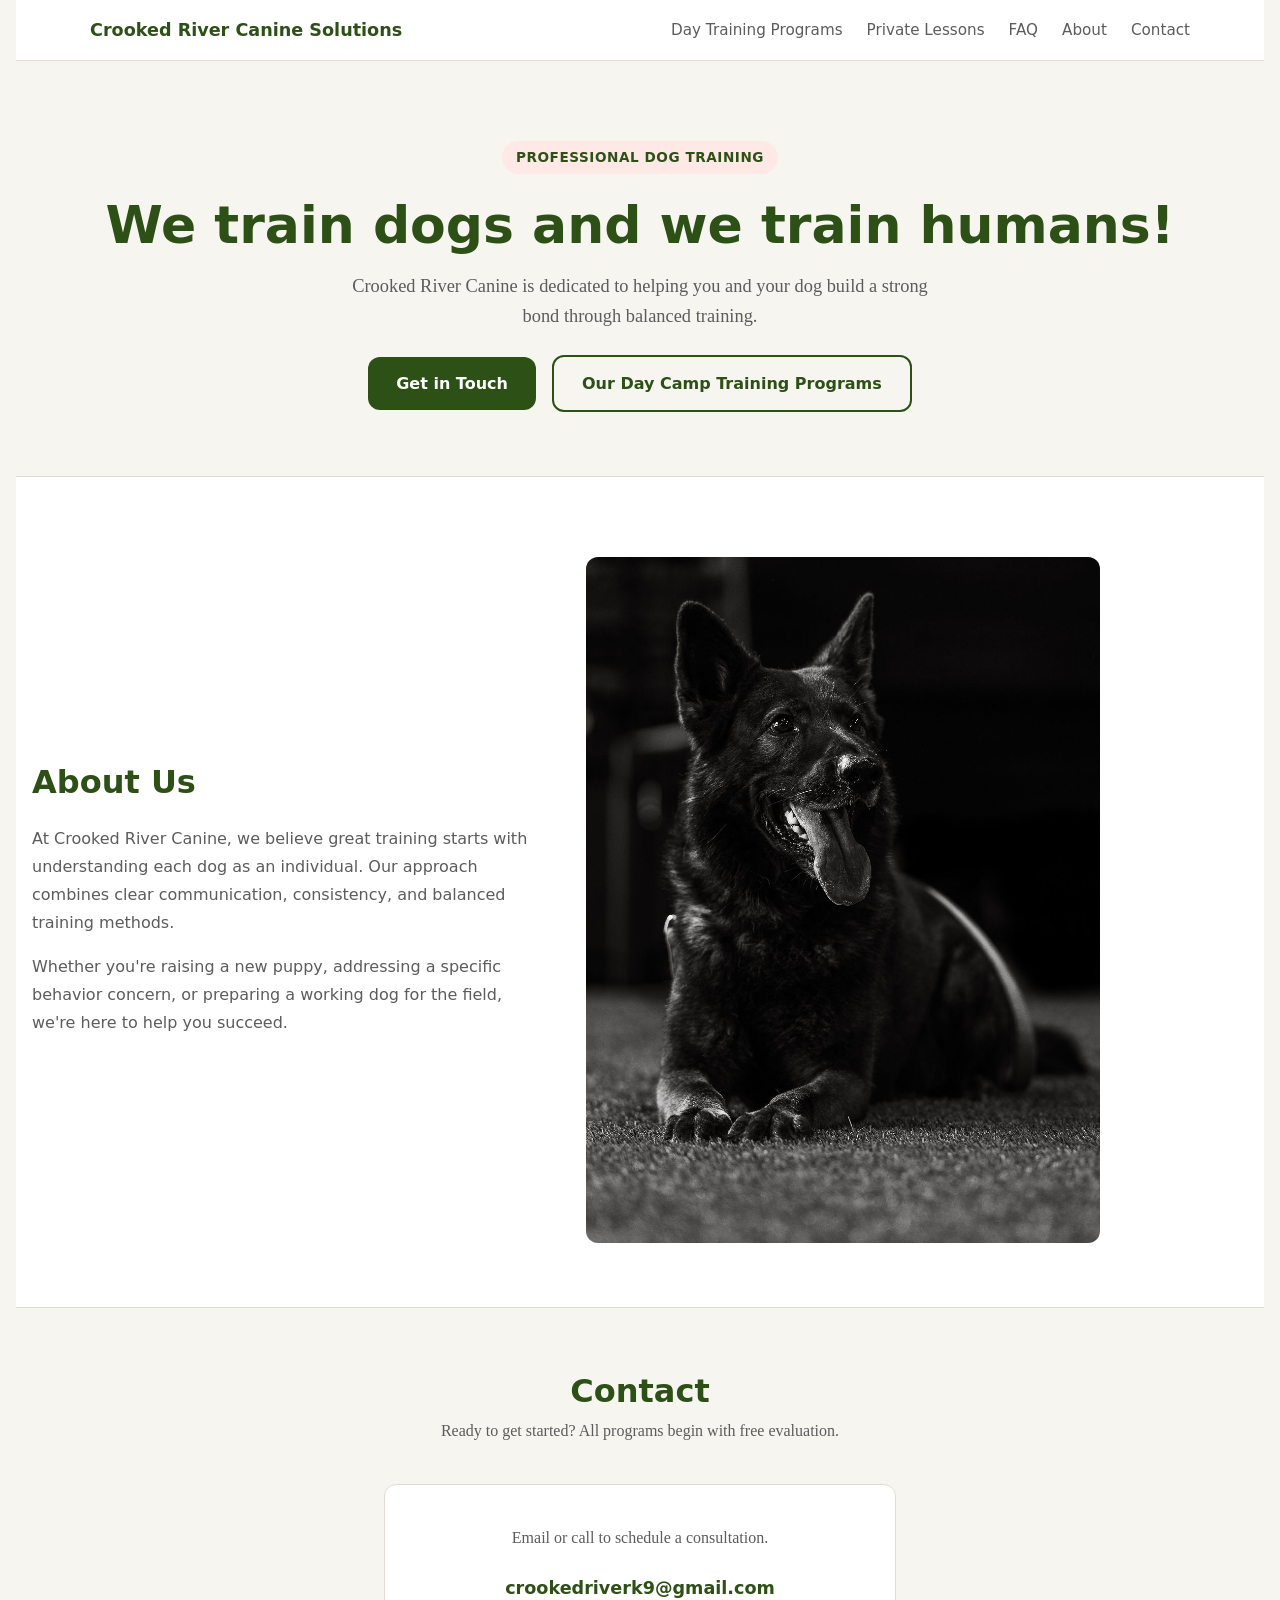
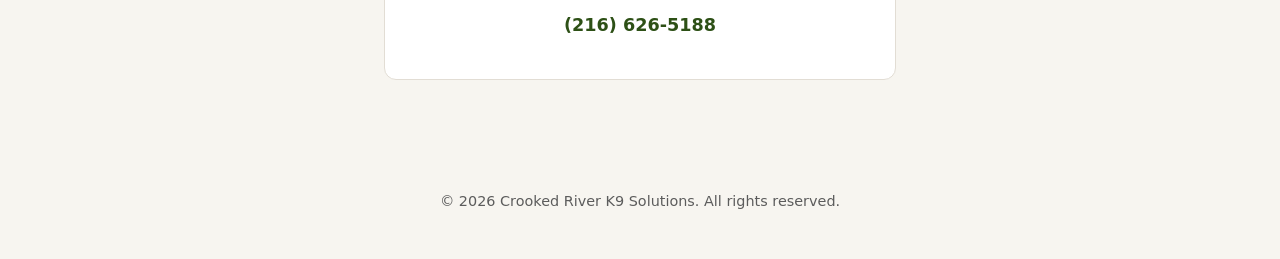
<file: index.html>
<!DOCTYPE html>
<html lang="en">
<head>
  <meta charset="UTF-8">
  <meta name="viewport" content="width=device-width, initial-scale=1.0">
  <meta name="description" content="Crooked River Canine Solutions — professional dog training.">
  <title>Crooked River Canine Solutions</title>
  <link rel="stylesheet" href="styles.css">
  <link rel="icon" type="image/png" href="images/website_images/icon.png">
</head>

<!-- Google tag (gtag.js) -->
<script async src="https://www.googletagmanager.com/gtag/js?id=AW-18515518415"></script>
<script>
  window.dataLayer = window.dataLayer || [];
  function gtag(){dataLayer.push(arguments);}
  gtag('js', new Date());

  gtag('config', 'AW-18515518415');
</script>

<body>

  <header>
    <div class="container header-inner">
      <a class="logo" href="index.html">Crooked River Canine Solutions</a>
      <button class="nav-toggle" aria-expanded="false" aria-controls="main-nav" aria-label="Open navigation">
        <span></span>
        <span></span>
        <span></span>
      </button>
      <nav id="main-nav" aria-label="Main">
        <ul>
          <li><a href="programs.html">Day Training Programs</a></li>
          <li><a href="privates.html">Private Lessons</a></li>
          <li><a href="faq.html">FAQ</a></li>
          <li><a href="about.html">About</a></li>
          <li><a href="contact.html">Contact</a></li>
        </ul>
      </nav>
    </div>
  </header>

  <main>
    <section class="hero">
      <div class="container">
        <span class="hero-badge">Professional Dog Training</span>
        <h1>We train dogs and we train humans! </h1>
        <p>
          Crooked River Canine is dedicated to helping you and your dog build a strong bond through balanced training.
        </p>
        <a class="btn" href="#contact">Get in Touch</a>
        <a class="btn btn-outline" href="programs.html">Our Day Camp Training Programs</a>
      </div>
    </section>

    <section id="about">
      <div class="container about-content">
        <div>
          <div class="section-header about-header">
            <h2>About Us</h2>
          </div>
          <p>
            At Crooked River Canine, we believe great training starts with understanding
            each dog as an individual. Our approach combines clear communication, consistency,
            and balanced training methods.
          </p>
          <p>
            Whether you're raising a new puppy, addressing a specific behavior concern, or
            preparing a working dog for the field, we're here to help you succeed.
          </p>
        </div>
        <aside class="about-photo">
          <img src="images/website_images/hudsoni_black_and_white.jpg" alt="Hudson in black and white">
        </aside>

      </div>
    </section>

    <section id="contact">
      <div class="container">
        <div class="section-header">
          <h2>Contact</h2>
          <p>Ready to get started? All programs begin with free evaluation.</p>
        </div>
        <div class="contact-box">
         <p>Email or call to schedule a consultation.</p>
          <a class="contact-email" href="mailto:crookedriverk9@gmail.com">crookedriverk9@gmail.com</a>
          <a class="contact-phone" href="tel:+12166265188">(216) 626-5188</a>
        </div>
      </div>
    </section>
  </main>

  <footer>
    <div class="container">
      <p>&copy; <span id="year"></span> Crooked River K9 Solutions. All rights reserved.</p>
    </div>
  </footer>

  <script src="scripts.js"></script>
</body>
</html>
</file>
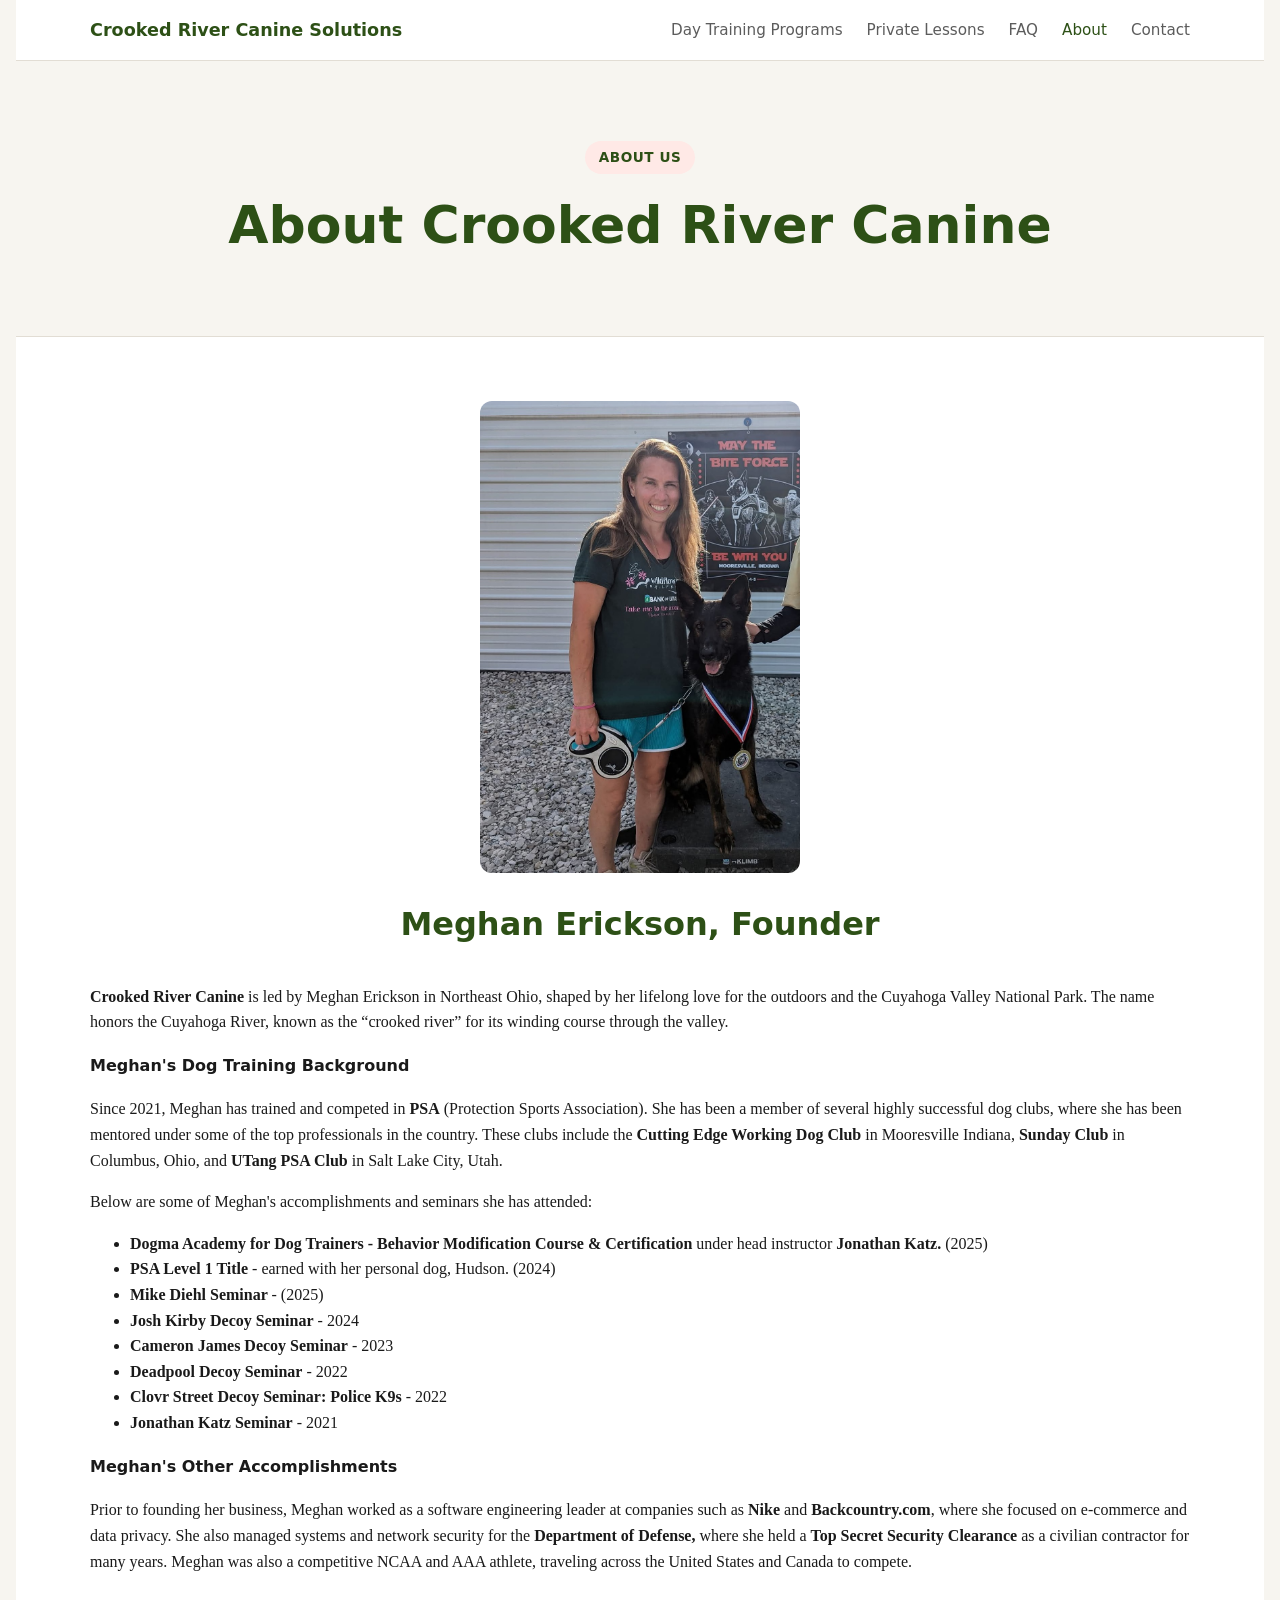
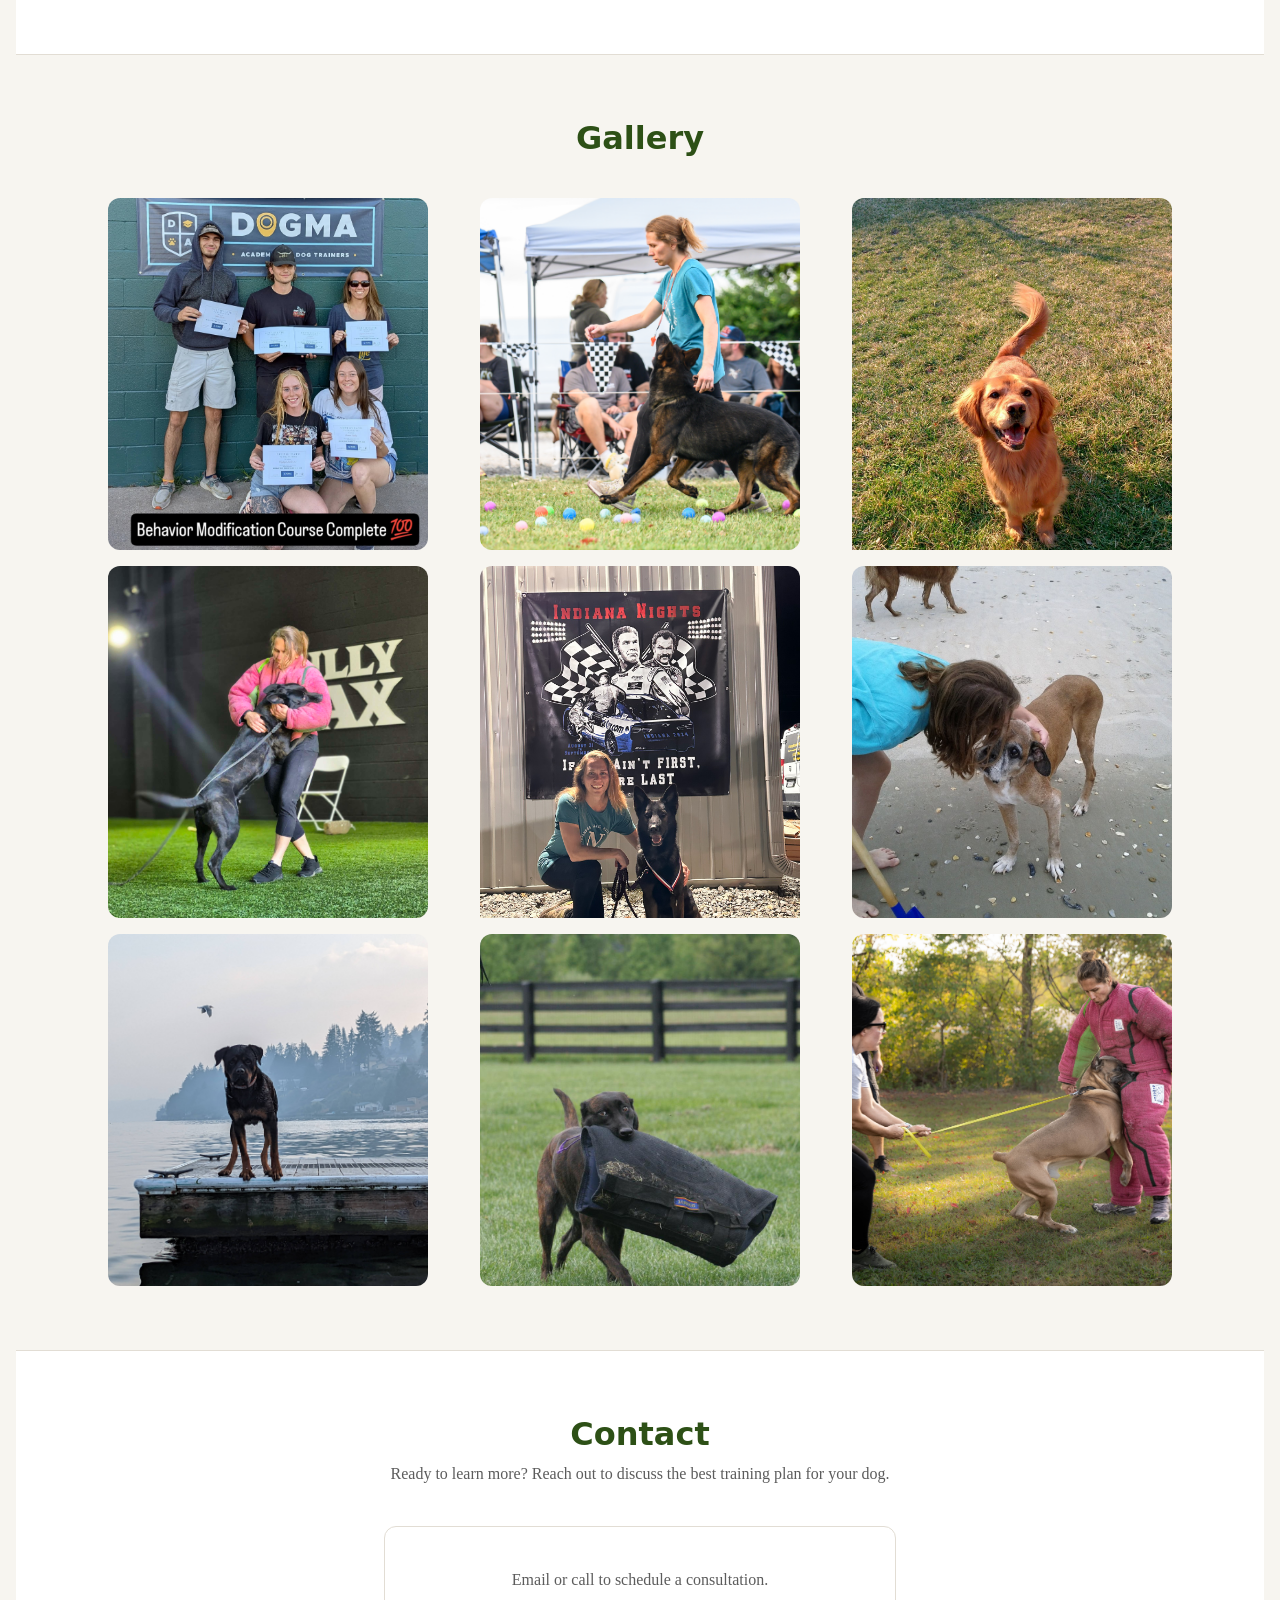
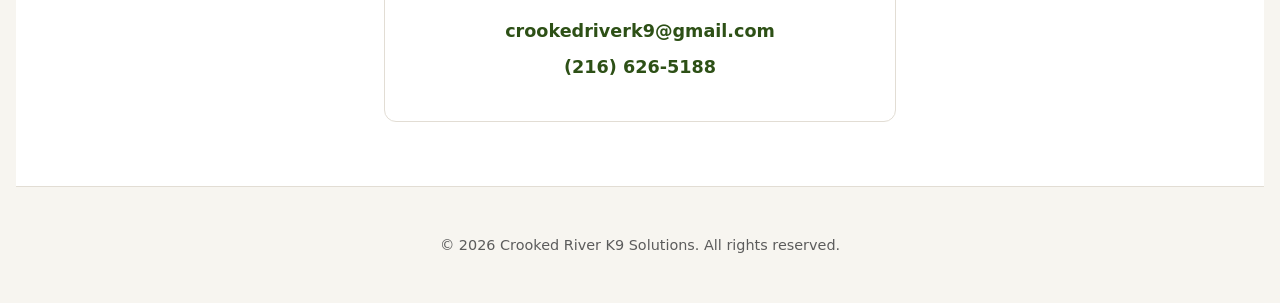
<file: about.html>
<!DOCTYPE html>
<html lang="en">
<head>
  <meta charset="UTF-8">
  <meta name="viewport" content="width=device-width, initial-scale=1.0">
  <meta name="description" content="About Crooked River Canine Solutions — training philosophy, team, and approach.">
  <title>About | Crooked River Canine Solutions</title>
  <link rel="stylesheet" href="styles.css">
  <link rel="icon" type="image/png" href="images/website_images/icon.png">
</head>

<!-- Google tag (gtag.js) -->
<script async src="https://www.googletagmanager.com/gtag/js?id=AW-18515518415"></script>
<script>
  window.dataLayer = window.dataLayer || [];
  function gtag(){dataLayer.push(arguments);}
  gtag('js', new Date());

  gtag('config', 'AW-18515518415');
</script>

<body class="about">

  <header>
    <div class="container header-inner">
      <a class="logo" href="index.html">Crooked River Canine Solutions</a>
      <button class="nav-toggle" aria-expanded="false" aria-controls="main-nav" aria-label="Open navigation">
        <span></span>
        <span></span>
        <span></span>
      </button>
      <nav id="main-nav" aria-label="Main">
        <ul>
          <li><a href="programs.html">Day Training Programs</a></li>
          <li><a href="privates.html">Private Lessons</a></li>
          <li><a href="faq.html">FAQ</a></li>
          <li><a href="about.html" aria-current="page">About</a></li>
          <li><a href="contact.html">Contact</a></li>
        </ul>
      </nav>
    </div>
  </header>

  <main>
    <section class="hero">
      <div class="container">
        <span class="hero-badge">About Us</span>
        <h1>About Crooked River Canine</h1>
      </div>
    </section>

    <section>
      <div class="container">
        <div class="about-image">
          <img src="images/website_images/hudson_psa1_medal copy.jpeg" alt="Trainer working with a dog">
        </div>
        <div class="section-header">
          <h2>Meghan Erickson, Founder</h2>
        </div>
        <div class="about-copy">
            <p>
                <b>Crooked River Canine</b> is led by Meghan Erickson in Northeast Ohio, shaped by her lifelong love for the outdoors 
                and the Cuyahoga Valley National Park. The name honors the Cuyahoga River, known as the “crooked river” for its
                winding course through the valley.
            </p>
            <h4> Meghan's Dog Training Background</h4>
            <p>
                Since 2021, Meghan has trained and competed in <b> PSA</b> (Protection Sports Association).
                She has been a member of several highly successful dog clubs, where she has been mentored under some of the top 
                professionals in the country. These clubs include the <b>Cutting Edge Working Dog Club</b> in Mooresville Indiana, 
                <b>Sunday Club</b> in Columbus, Ohio, and <b>UTang PSA Club</b> in Salt Lake City, Utah.
            </p>
            <p> Below are some of Meghan's accomplishments and seminars she has attended:</p>
            <ul>
                <li><b> Dogma Academy for Dog Trainers - Behavior Modification Course & Certification</b> under head instructor <b>Jonathan Katz.</b> (2025) </li>
                <li><b> PSA Level 1 Title </b> - earned with her personal dog, Hudson. (2024)</li>
                <li><b>Mike Diehl Seminar </b> - (2025)</li>
                <li><b>Josh Kirby Decoy Seminar</b> - 2024</li>
                <li><b>Cameron James Decoy Seminar</b> - 2023</li>
                <li><b>Deadpool Decoy Seminar</b> - 2022</li>
                <li><b>Clovr Street Decoy Seminar: Police K9s</b> - 2022</li>
                <li><b>Jonathan Katz Seminar</b> - 2021</li>
            </ul>
            <h4> Meghan's Other Accomplishments</h4>
            <p>
                Prior to founding her business, Meghan worked as a software engineering leader at companies such as <b>Nike</b> and <b>Backcountry.com</b>,
                where she focused on e-commerce and data privacy. 
                She also managed systems and network security for the <b>Department of Defense, </b>
                where she held a <b>Top Secret Security Clearance</b> as a civilian contractor for many years.  Meghan was also a competitive NCAA and AAA athlete, traveling across the United States and Canada to 
               compete.
             </p>
        </div>
      </div>
    </section>
    
    <section>
      <div class="container">
        <div class="section-header">
          <h2>Gallery</h2>
        </div>
        <div class="image-grid">
          <div><img src="images/website_images/dogma_academy_behavior_mod.jpg" alt="Dogma Academy Behavior Modification Course under Jonathan Katz"></div>
          <div><img src="images/website_images/hudson_psa1_trial_heeling.jpg" alt="PSA Trial Heeling"></div>
          <div><img src="images/website_images/sadie_happy.jpg" alt="Happy dog after training"></div>
          <div><img src="images/website_images/bullymax_decoying.jpeg" alt="Decoying at the Bullymax Promotional Event"></div>
          <div><img src="images/website_images/hudson_psa1_medal_night_trial.jpg" alt="PSA 1 Night Trial with Medal"></div>
          <div><img src="images/website_images/tucker_elder.jpg" alt="Tucker, the 14 Year Old Boxer on his last Vacation"></div>
          <div><img src="images/website_images/pilar_pnw.jpg" alt="Off Leash Adventures with my Rottweiler"></div>
          <div><img src="images/website_images/alma_side_eye.jpg" alt="Off Leash Adventures with my Rottweiler"></div>
          <div><img src="images/website_images/decoying2.jpeg" alt="Off Leash Adventures with my Rottweiler"></div>
        </div>
      </div>
    </section>

    <section id="contact">
      <div class="container">
        <div class="section-header">
          <h2>Contact</h2>
          <p>Ready to learn more? Reach out to discuss the best training plan for your dog.</p>
        </div>
        <div class="contact-box">
         <p>Email or call to schedule a consultation.</p>
          <a class="contact-email" href="mailto:crookedriverk9@gmail.com">crookedriverk9@gmail.com</a>
          <br>
          <a class="contact-phone" href="tel:+12166265188">(216) 626-5188</a>
          
        </div>
      </div>
    </section>
  </main>

  <footer>
    <div class="container">
      <p>&copy; <span id="year"></span> Crooked River K9 Solutions. All rights reserved.</p>
    </div>
  </footer>

  <script src="scripts.js"></script>
</body>
</html>
</file>
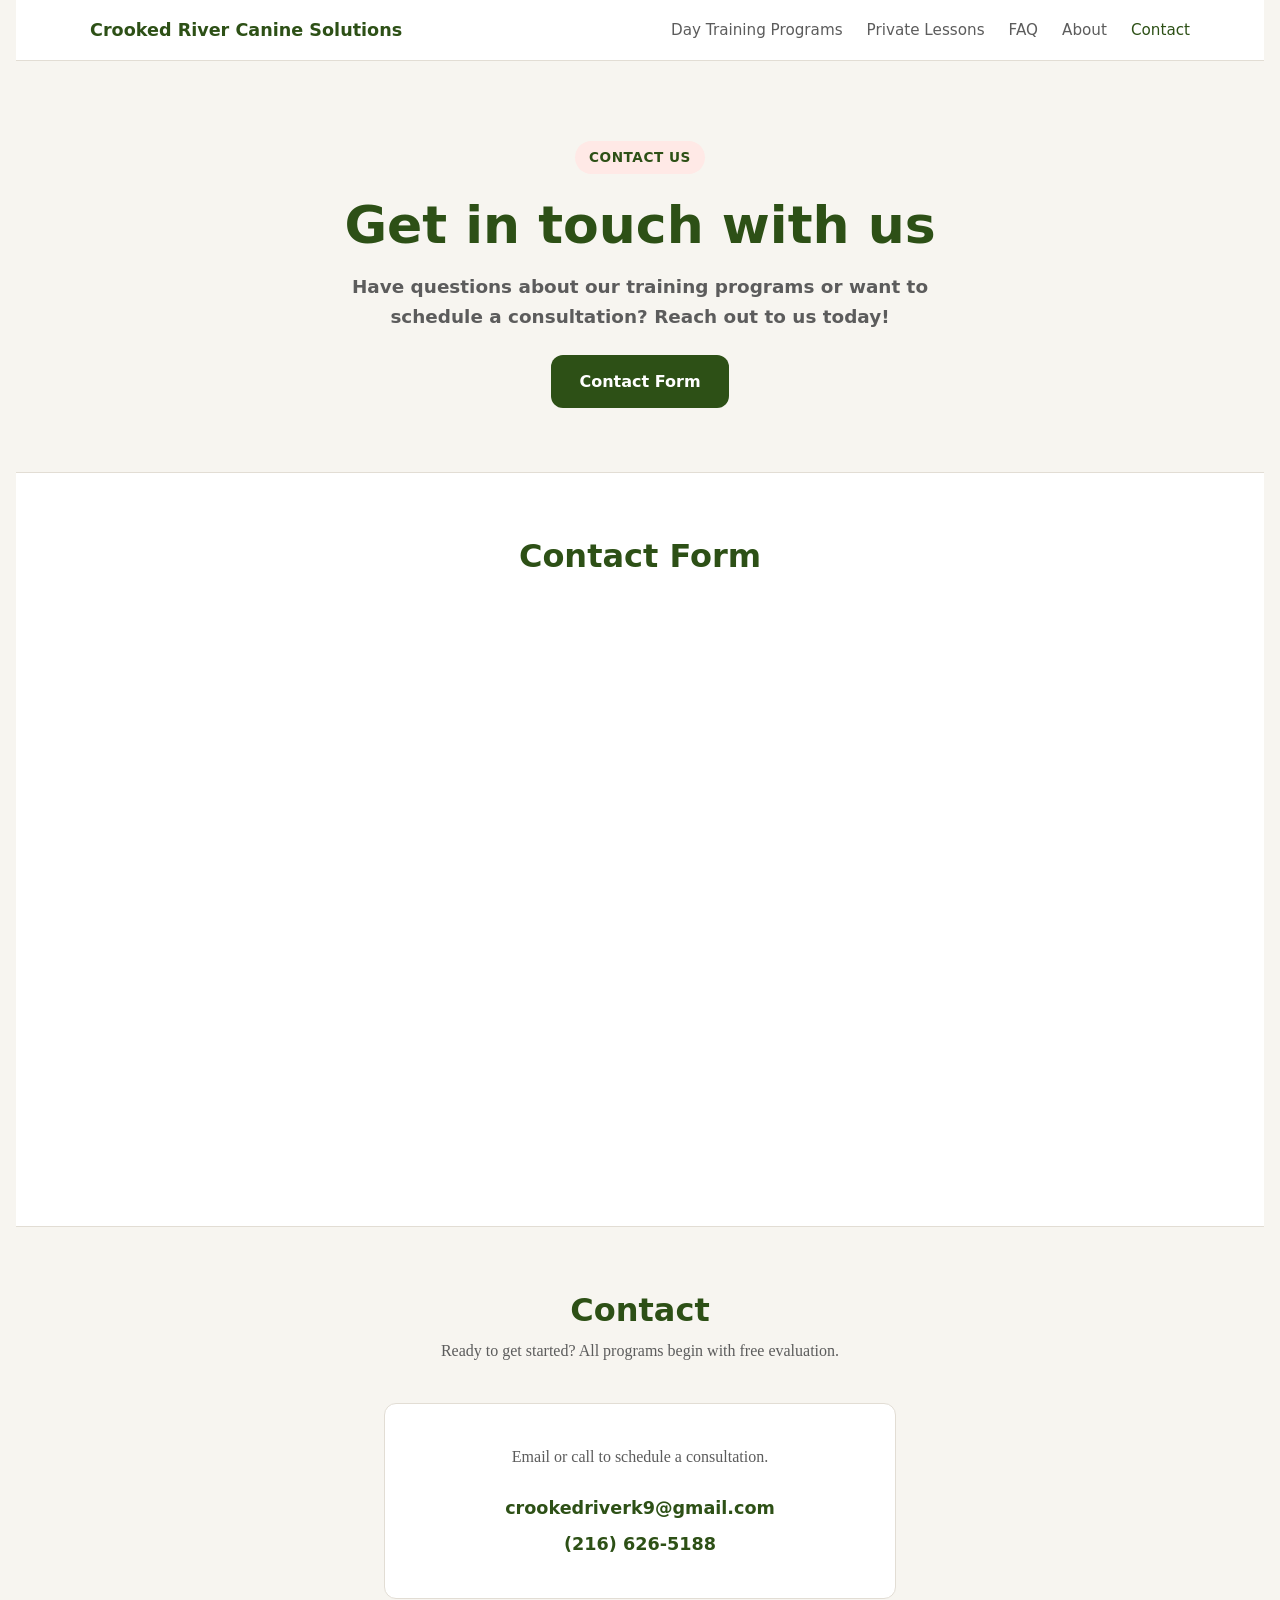
<file: contact.html>
<!DOCTYPE html>
<html lang="en">
<head>
  <meta charset="UTF-8">
  <meta name="viewport" content="width=device-width, initial-scale=1.0">
  <meta name="description" content="Crooked River Canine Solutions training programs — Essentials, Complete, and Elite. A simple progression from foundation obedience to real-world reliability.">
  <title>Training Programs | Crooked River Canine Solutions</title>
  <link rel="stylesheet" href="styles.css">
   <link rel="icon" type="image/png" href="images/website_images/icon.png">
</head>
<!-- Google tag (gtag.js) -->
<script async src="https://www.googletagmanager.com/gtag/js?id=AW-18515518415"></script>
<script>
  window.dataLayer = window.dataLayer || [];
  function gtag(){dataLayer.push(arguments);}
  gtag('js', new Date());

  gtag('config', 'AW-18515518415');
</script>

<body class="contact">

    <header>
        <div class="container header-inner">
        <a class="logo" href="index.html">Crooked River Canine Solutions</a>
        <button class="nav-toggle" aria-expanded="false" aria-controls="main-nav" aria-label="Open navigation">
            <span></span>
            <span></span>
            <span></span>
        </button>
        <nav id="main-nav" aria-label="Main">
            <ul>
            <li><a href="programs.html">Day Training Programs</a></li>
            <li><a href="privates.html">Private Lessons</a></li>
            <li><a href="faq.html">FAQ</a></li>
            <li><a href="about.html">About</a></li>
            <li><a href="contact.html" aria-current="page">Contact</a></li>
            </ul>
        </nav>
        </div>
    </header>
    
    <main>
        <section class="hero">
        <div class="container">
            <span class="hero-badge">Contact Us</span>
            <h1>Get in touch with us</h1>
            <p class="path-flow">Have questions about our training programs or want to schedule a consultation? Reach out to us today!</p>
            <a class="btn" href="#contact-form">Contact Form</a>
        </div>
        </section>
    
        <section id="contact-form">
        <div class="container">
            <div class="section-header">
            <h2>Contact Form</h2>
            </div>
    
            <!-- <script type="text/javascript" src="https://form.jotform.com/jsform/262434504474052"></script> -->
           <!-- sandbox="allow-forms allow-scripts allow-same-origin allow-popups allow-top-navigation" -->

    <iframe
      id="JotFormIFrame-262434504474052"
      title="Client Application"
      onload="window.parent.scrollTo(0,0)"
      allowtransparency="true"
      allow="geolocation; microphone; camera; fullscreen; payment"
      src="https://form.jotform.com/262434504474052"
      frameborder="0"
      style="min-width:100%;max-width:100%;height:539px;border:none;"
      scrolling="no"
      
    >
    </iframe>
    <script src='https://cdn.jotfor.ms/s/umd/latest/for-form-embed-handler.js'></script>
    <script>window.jotformEmbedHandler("iframe[id='JotFormIFrame-262434504474052']", "https://form.jotform.com/")</script>
    
    
        </div>
        </section>

    <section id="contact">
      <div class="container">
        <div class="section-header">
          <h2>Contact</h2>
          <p>Ready to get started? All programs begin with free evaluation.</p>
        </div>
        <div class="contact-box">
         <p>Email or call to schedule a consultation.</p>
          <a class="contact-email" href="mailto:crookedriverk9@gmail.com">crookedriverk9@gmail.com</a>
          <a class="contact-phone" href="tel:+12166265188">(216) 626-5188</a>
        </div>
      </div>
    </section>
    
    </main>
    
    <!-- Footer content goes here -->
</body>
</html>
</file>
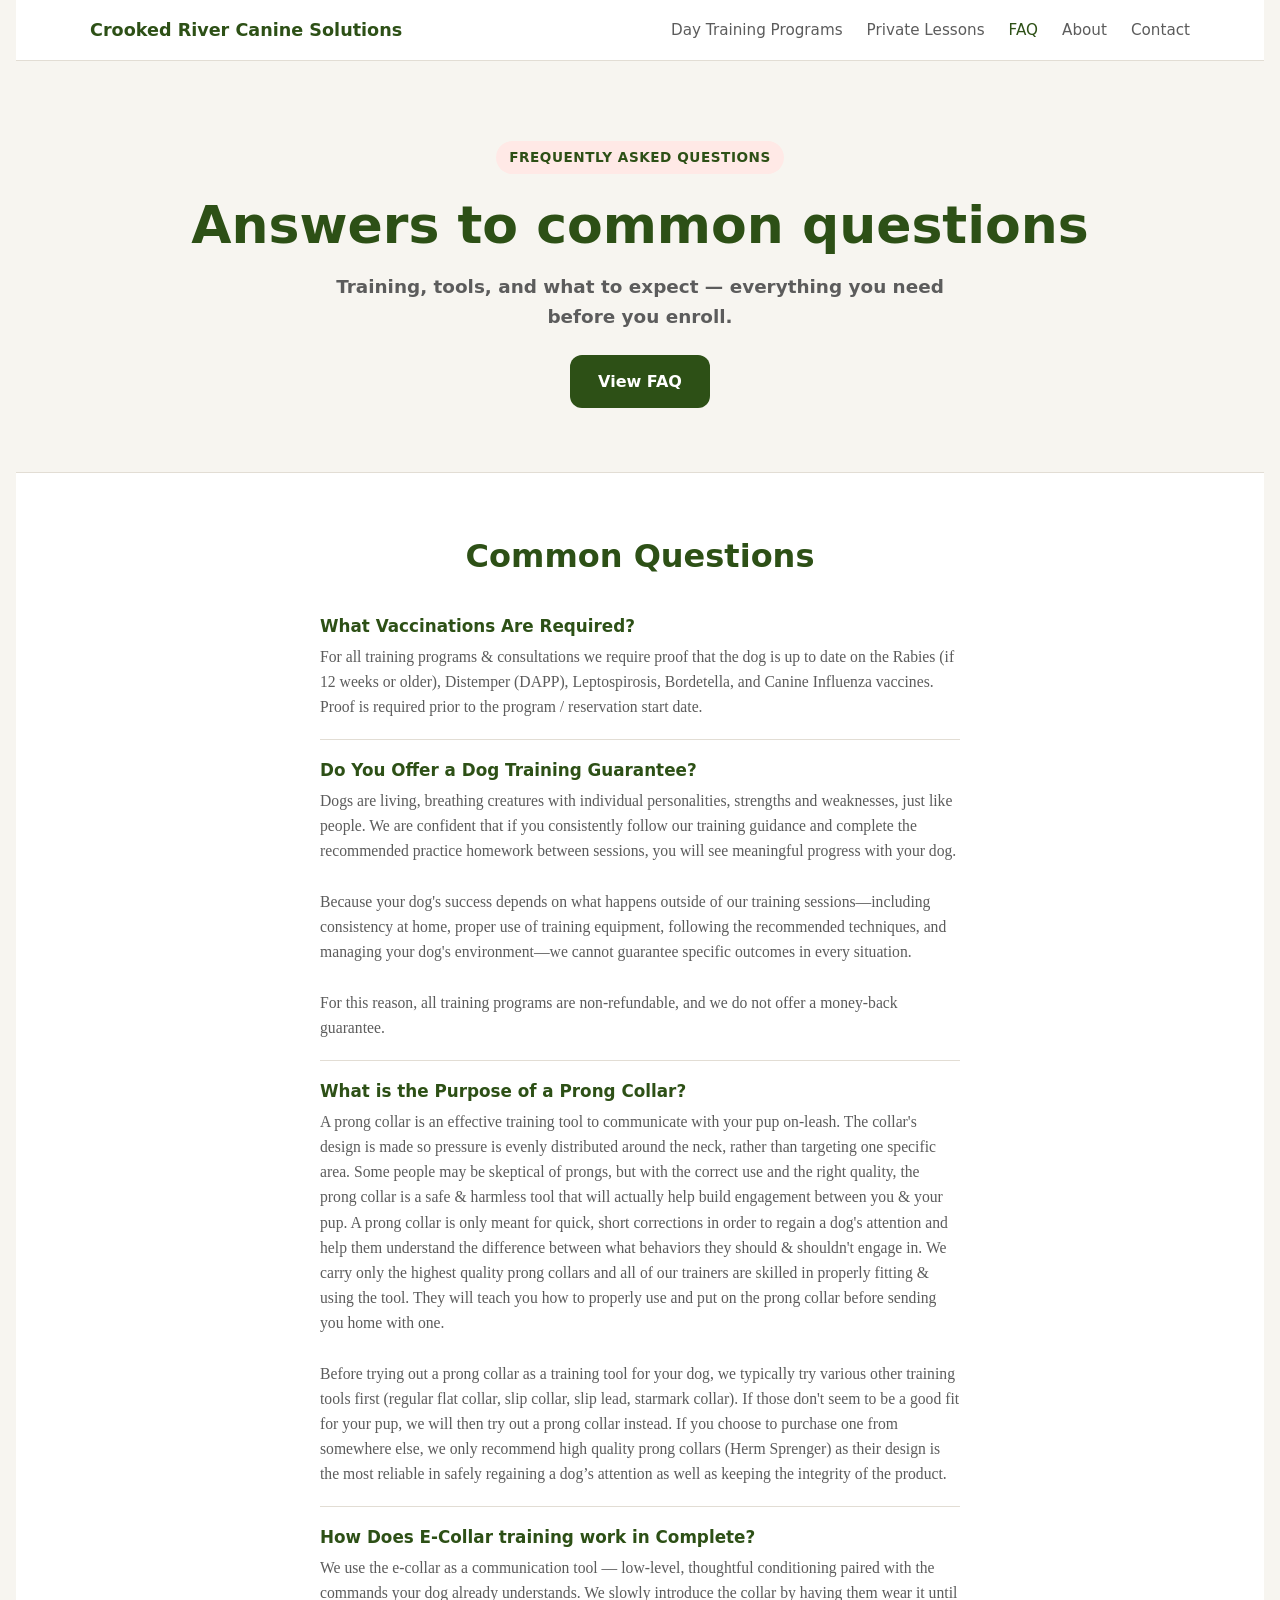
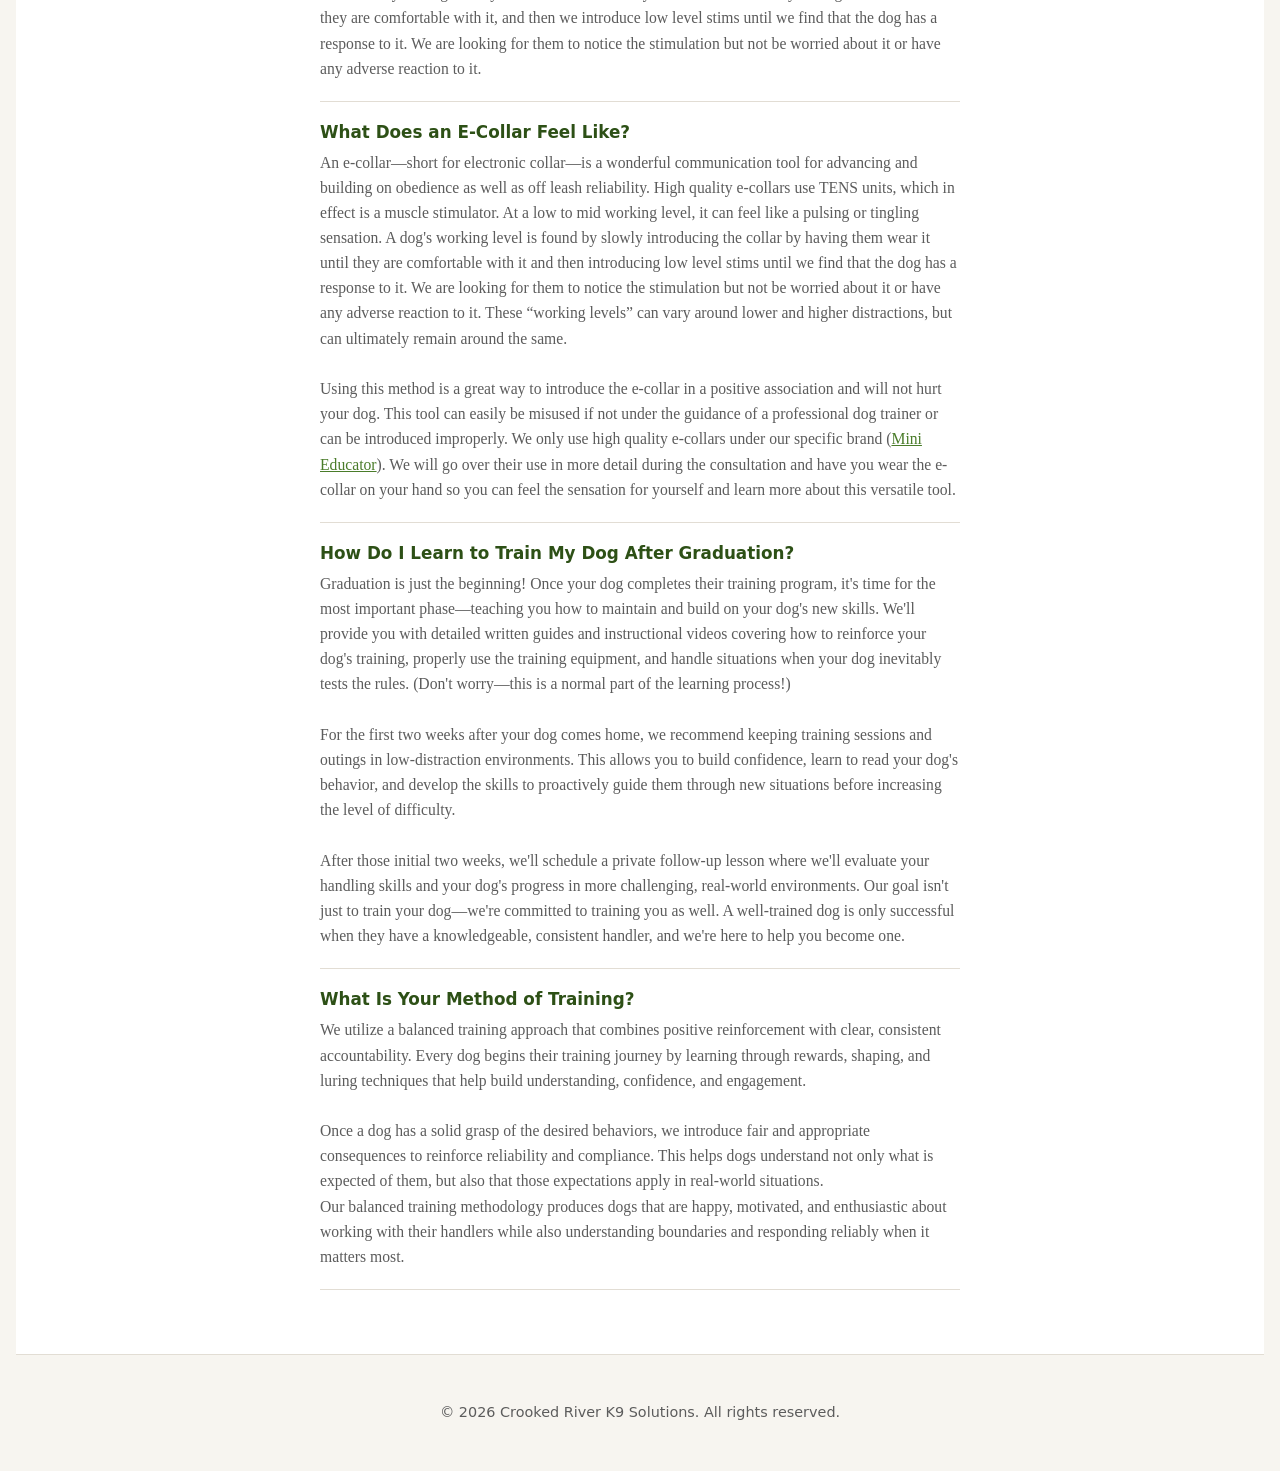
<file: faq.html>
<!DOCTYPE html>
<html lang="en">
<head>
  <meta charset="UTF-8">
  <meta name="viewport" content="width=device-width, initial-scale=1.0">
  <meta name="description" content="Crooked River Canine Solutions FAQ page — answers about training programs, tools, and enrollment.">
  <title>FAQ | Crooked River Canine Solutions</title>
  <link rel="stylesheet" href="styles.css">
  <link rel="icon" type="image/png" href="images/website_images/icon.png">
</head>

<!-- Google tag (gtag.js) -->
<script async src="https://www.googletagmanager.com/gtag/js?id=AW-18515518415"></script>
<script>
  window.dataLayer = window.dataLayer || [];
  function gtag(){dataLayer.push(arguments);}
  gtag('js', new Date());

  gtag('config', 'AW-18515518415');
</script>

<body class="faq">

  <header>
    <div class="container header-inner">
      <a class="logo" href="index.html">Crooked River Canine Solutions</a>
      <button class="nav-toggle" aria-expanded="false" aria-controls="main-nav" aria-label="Open navigation">
        <span></span>
        <span></span>
        <span></span>
      </button>
      <nav id="main-nav" aria-label="Main">
        <ul>
          <li><a href="programs.html">Day Training Programs</a></li>
          <li><a href="privates.html">Private Lessons</a></li>
          <li><a href="faq.html" aria-current="page">FAQ</a></li>
          <li><a href="about.html">About</a></li>
          <li><a href="contact.html">Contact</a></li>
        </ul>
      </nav>
    </div>
  </header>
       

  <main>
    <section class="hero">
      <div class="container">
        <span class="hero-badge">Frequently Asked Questions</span>
        <h1>Answers to common questions</h1>
        <p class="path-flow">Training, tools, and what to expect — everything you need before you enroll.</p>
        <a class="btn" href="#faq">View FAQ</a>
      </div>
    </section>

    <section id="faq">
      <div class="container">
        <div class="section-header">
          <h2>Common Questions</h2>
        </div>

        <div class="faq-list">
          <article class="faq-item">
            <h3>What Vaccinations Are Required?</h3>
            <p>For all training programs & consultations we require proof that the dog is up to date on the Rabies (if 12 weeks or older), 
              Distemper (DAPP), Leptospirosis, Bordetella, and Canine Influenza vaccines. Proof is required prior to the program / reservation start date.</p>
          </article>
           <article class="faq-item">
            <h3>Do You Offer a Dog Training Guarantee?</h3>
            <p>Dogs are living, breathing creatures with individual personalities, strengths and weaknesses, just like people.
            We are confident that if you consistently follow our training guidance and complete the recommended practice homework between sessions,
            you will see meaningful progress with your dog. </p>
            <br>
            <p>
            Because your dog's success depends on what happens outside of our training 
            sessions—including consistency at home, proper use of training equipment, following the recommended techniques, and managing 
            your dog's environment—we cannot guarantee specific outcomes in every situation.</p>
            <br> 
            <p>For this reason, all training programs are non-refundable, and we do not offer a money-back guarantee.</p>

          </article>
          <article class="faq-item">
            <h3>What is the Purpose of a Prong Collar?</h3>
            <p>A prong collar is an effective training tool to communicate with your pup on-leash. The collar's design is made so pressure is 
              evenly distributed around the neck, rather than targeting one specific area. Some people may be skeptical of prongs, but with the 
              correct use and the right quality, the prong collar is a safe & harmless tool that will actually help build engagement between you 
              & your pup. A prong collar is only meant for quick, short corrections in order to regain a dog's attention and help them understand 
              the difference between what behaviors they should & shouldn't engage in. We carry only the highest quality prong collars and all of our 
              trainers are skilled in properly fitting & using the tool. They will teach you how to properly use and put on the prong collar before 
              sending you home with one.
            </p><br>
            <p>Before trying out a prong collar as a training tool for your dog, we typically try various other training tools first
              (regular flat collar, slip collar, slip lead, starmark collar). If those don't seem to be a good fit for your pup, we will then try out a prong collar instead. If you choose to purchase one from somewhere else, we only recommend high quality prong collars (Herm Sprenger) as their design is the most reliable in safely regaining a dog’s attention as well as keeping the integrity of the product.</p>
          </article>
          <article class="faq-item">
            <h3>How Does E-Collar training work in Complete?</h3>
            <p>We use the e-collar as a communication tool — low-level, thoughtful conditioning paired with the commands your dog already understands. 
            We slowly introduce the collar by having them wear it until they are comfortable with it, and then we introduce low level stims until we 
            find that the dog has a response to it. We are looking for them to notice the stimulation 
            but not be worried about it or have any adverse reaction to it. </p>
            </article>
          <article class="faq-item">
            <h3>What Does an E-Collar Feel Like?</h3>
            <p>An e-collar—short for electronic collar—is a wonderful communication tool for advancing and building on obedience as well as off leash
            reliability. High quality e-collars use TENS units, which in effect is a muscle stimulator. At a low to mid working level, it can feel like a 
            pulsing or tingling sensation. A dog's working level is found by slowly introducing the collar by having them wear it until they are comfortable 
            with it and then introducing low level stims until we find that the dog has a response to it. We are looking for them to notice the stimulation 
            but not be worried about it or have any adverse reaction to it. These “working levels” can vary around lower and higher distractions, but can 
            ultimately remain around the same.</p><br>
            <p>Using this method is a great way to introduce the e-collar in a positive association and will not hurt your dog. This tool can easily be 
            misused if not under the guidance of a professional dog trainer or can be introduced improperly. We only use high quality e-collars
            under our specific brand (<a href="https://www.educatorcollars.com/">Mini Educator</a>). 
            We will go over their use in more detail during the consultation and have you wear the e-collar on your hand so you can feel the sensation 
            for yourself and learn more about this versatile tool.</p>
          </article>
          <article class="faq-item">
            <h3>How Do I Learn to Train My Dog After Graduation?</h3>
            <p>Graduation is just the beginning! Once your dog completes their training program, it's time for the most important phase—teaching you how to maintain 
            and build on your dog's new skills. 
            We'll provide you with detailed written guides and instructional videos covering how to reinforce your dog's training, properly use the training equipment, 
            and handle situations when your dog inevitably tests the rules. (Don't worry—this is a normal part of the learning process!) </p>
            <br>
            <p>For the first two weeks after your dog comes home, we recommend keeping training sessions and outings in low-distraction environments. 
            This allows you to build confidence, learn to read your dog's behavior, and develop the skills to proactively guide them through new situations before
            increasing the level of difficulty. </p>
            <br>
            <p>After those initial two weeks, we'll schedule a private follow-up lesson where we'll evaluate your handling skills and your dog's progress in more 
            challenging, real-world environments. Our goal isn't just to train your dog—we're committed to training you as well. A well-trained dog is only successful 
            when they have a knowledgeable, consistent handler, and we're here to help you become one.</p>
          </article>
          <article class="faq-item">
            <h3>What Is Your Method of Training?</h3>
            <p>We utilize a balanced training approach that combines positive reinforcement with clear, consistent accountability. 
            Every dog begins their training journey by learning through rewards, shaping, and luring techniques that help build understanding, 
            confidence, and engagement. </p>
            <br>
            <p>Once a dog has a solid grasp of the desired behaviors, we introduce fair and appropriate consequences to reinforce reliability and compliance. 
            This helps dogs understand not only what is expected of them, but also that those expectations apply in real-world situations. </p>

            <p>Our balanced training methodology produces dogs that are happy, motivated, and enthusiastic about working with their handlers while also understanding boundaries and responding reliably when it matters most.</p>
          </article>
        </div>
      </div>
    </section>
  </main>

  <footer>
    <div class="container">
      <p>&copy; <span id="year"></span> Crooked River K9 Solutions. All rights reserved.</p>
    </div>
  </footer>

  <script src="scripts.js"></script>
</body>
</html>
</file>
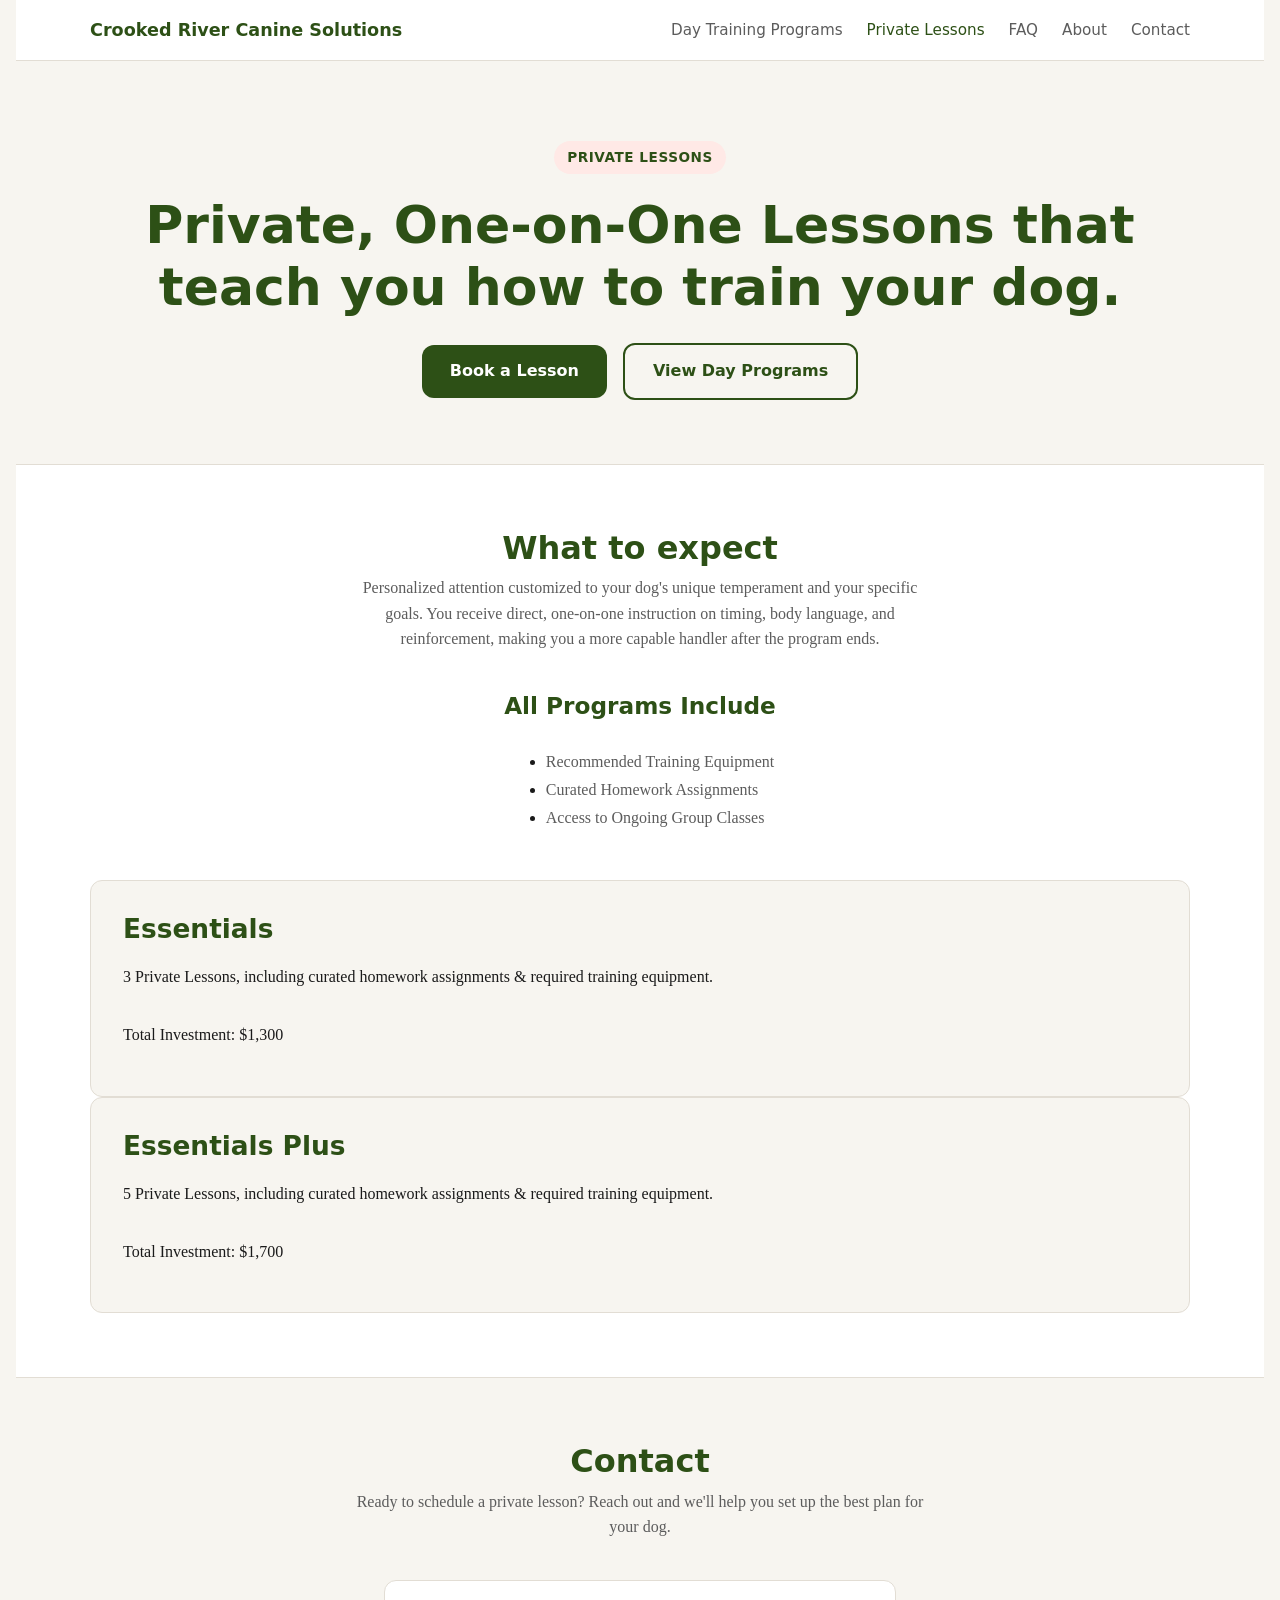
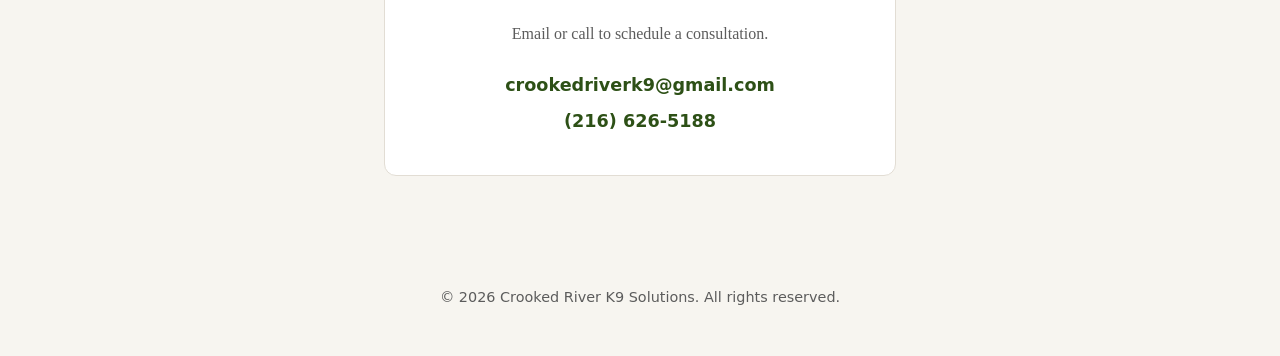
<file: privates.html>
<!DOCTYPE html>
<html lang="en">
<head>
  <meta charset="UTF-8">
  <meta name="viewport" content="width=device-width, initial-scale=1.0">
  <meta name="description" content="Private Lessons at Crooked River Canine Solutions — personalized training for your dog and your goals.">
  <title>Private Lessons | Crooked River Canine Solutions</title>
  <link rel="stylesheet" href="styles.css">
  <link rel="icon" type="image/png" href="images/website_images/icon.png">
</head>

<!-- Google tag (gtag.js) -->
<script async src="https://www.googletagmanager.com/gtag/js?id=AW-18515518415"></script>
<script>
  window.dataLayer = window.dataLayer || [];
  function gtag(){dataLayer.push(arguments);}
  gtag('js', new Date());

  gtag('config', 'AW-18515518415');
</script>

<body class="private">

  <header>
    <div class="container header-inner">
      <a class="logo" href="index.html">Crooked River Canine Solutions</a>
      <button class="nav-toggle" aria-expanded="false" aria-controls="main-nav" aria-label="Open navigation">
        <span></span>
        <span></span>
        <span></span>
      </button>
      <nav id="main-nav" aria-label="Main">
        <ul>
          <li><a href="programs.html">Day Training Programs</a></li>
          <li><a href="privates.html" aria-current="page">Private Lessons</a></li>
          <li><a href="faq.html">FAQ</a></li>
          <li><a href="about.html">About</a></li>
          <li><a href="contact.html">Contact</a></li>
        </ul>
      </nav>
    </div>
  </header>

  <main>
    <section class="hero">
      <div class="container">
        <span class="hero-badge">Private Lessons</span>
        <h1>Private, One-on-One Lessons that teach you how to train your dog.</h1>
        <p>
           
        </p>
        <a class="btn" href="#contact">Book a Lesson</a>
        <a class="btn btn-outline" href="programs.html">View Day Programs</a>
      </div>
    </section>

    <section>
      <div class="container">
        <div class="section-header">
          <h2>What to expect</h2>
          <p>Personalized attention customized to your dog's unique temperament and your specific goals. 
           You receive direct, one-on-one instruction on timing, body language, and reinforcement, making 
           you a more capable handler after the program ends. </p>
        </div>
        <div class="subsection-header">
            <h3>All Programs Include</h3>
              <ul>
                <li><p align="left">Recommended Training Equipment</p></li>
                <li><p align="left">Curated Homework Assignments</p></li>
                <li><p align="left">Access to Ongoing Group Classes</p></li>
              </ul>
         </div>
        <div class="program-grid">
          <article class="program-card">
            <h3>Essentials</h3>
            <p>3 Private Lessons, including curated homework assignments & required training equipment. </p>
            <p>Total Investment: $1,300</p>
          </article>
          <article class="program-card">
            <h3>Essentials Plus</h3>
            <p>5 Private Lessons, including curated homework assignments & required training equipment. </p>
            <p>Total Investment: $1,700</p>
          </article>
        </div>
      </div>
    </section>

     <div class="privates-subsection">
         
     </div>

    <section id="contact">
      <div class="container">
        <div class="section-header">
          <h2>Contact</h2>
          <p>Ready to schedule a private lesson? Reach out and we'll help you set up the best plan for your dog.</p>
        </div>
        <div class="contact-box">
          <p>Email or call to schedule a consultation.</p>
          <a class="contact-email" href="mailto:crookedriverk9@gmail.com">crookedriverk9@gmail.com</a>
          <br>
          <a class="contact-phone" href="tel:+12166265188">(216) 626-5188</a>
        </div>
      </div>
    </section>
  </main>

  <footer>
    <div class="container">
      <p>&copy; <span id="year"></span> Crooked River K9 Solutions. All rights reserved.</p>
    </div>
  </footer>

  <script src="scripts.js"></script>
</body>
</html>
</file>
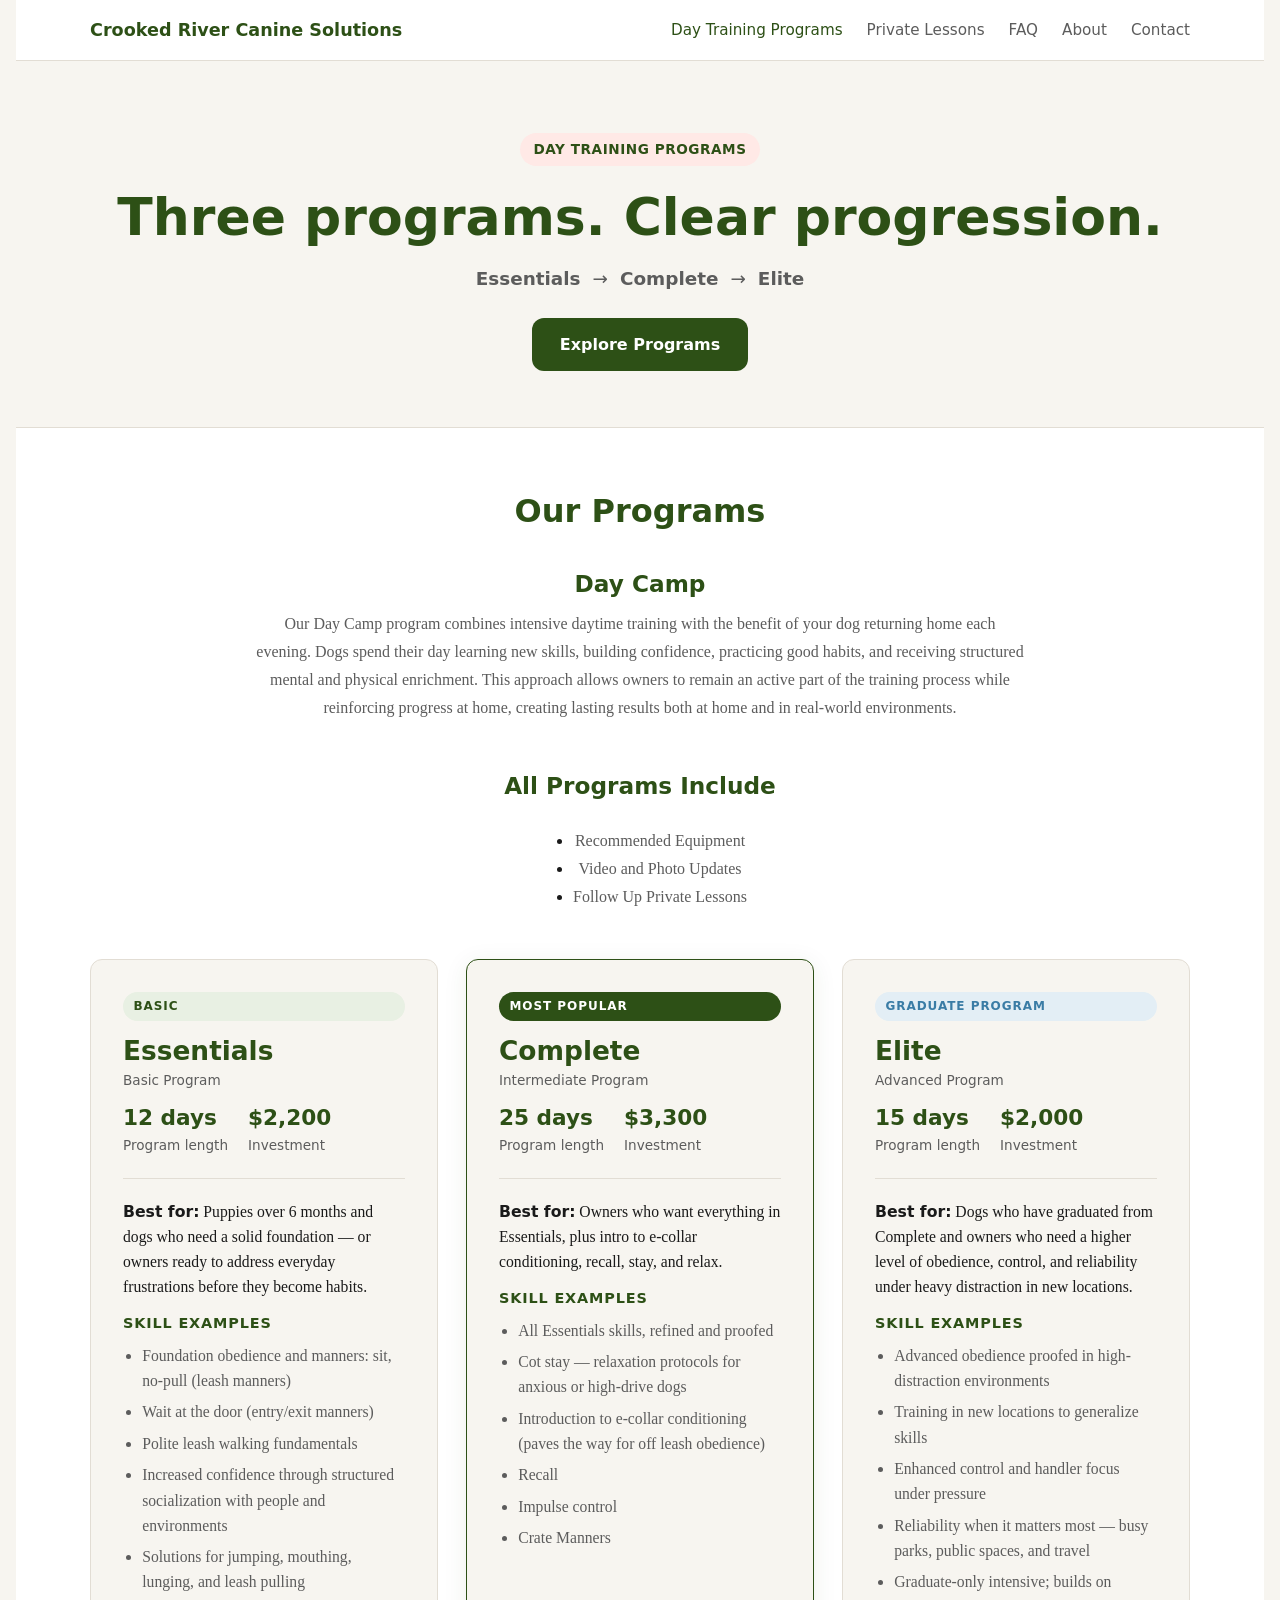
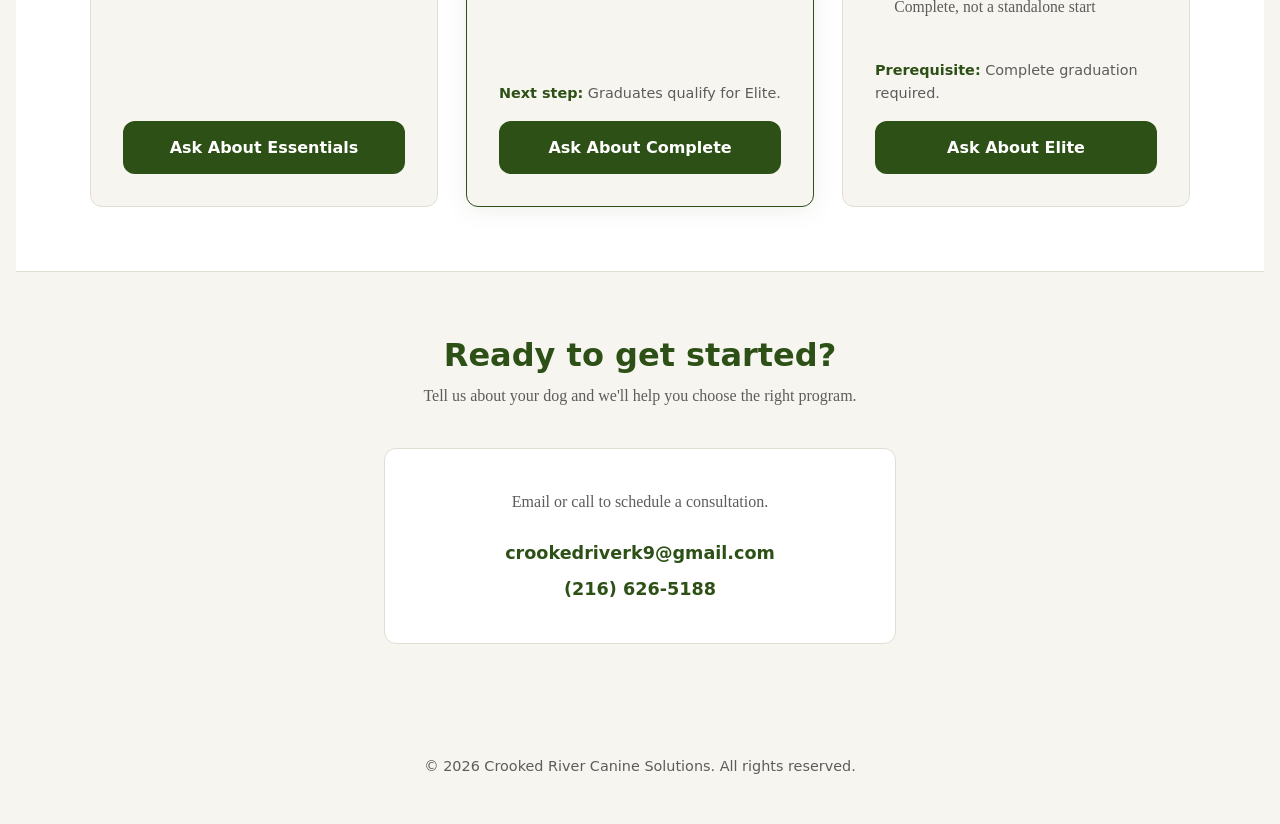
<file: programs.html>
<!DOCTYPE html>
<html lang="en">
<head>
  <meta charset="UTF-8">
  <meta name="viewport" content="width=device-width, initial-scale=1.0">
  <meta name="description" content="Crooked River Canine Solutions training programs — Essentials, Complete, and Elite. A simple progression from foundation obedience to real-world reliability.">
  <title>Training Programs | Crooked River Canine Solutions</title>
  <link rel="stylesheet" href="styles.css">
   <link rel="icon" type="image/png" href="images/website_images/icon.png">
</head>

<!-- Google tag (gtag.js) -->
<script async src="https://www.googletagmanager.com/gtag/js?id=AW-18515518415"></script>
<script>
  window.dataLayer = window.dataLayer || [];
  function gtag(){dataLayer.push(arguments);}
  gtag('js', new Date());

  gtag('config', 'AW-18515518415');
</script>

<body class="programs">

  <header>
    <div class="container header-inner">
      <a class="logo" href="index.html">Crooked River Canine Solutions</a>
      <button class="nav-toggle" aria-expanded="false" aria-controls="main-nav" aria-label="Open navigation">
        <span></span>
        <span></span>
        <span></span>
      </button>
      <nav id="main-nav" aria-label="Main">
        <ul>
          <li><a href="programs.html" aria-current="page">Day Training Programs</a></li>
          <li><a href="privates.html">Private Lessons</a></li>
          <li><a href="faq.html">FAQ</a></li>
          <li><a href="about.html">About</a></li>
          <li><a href="contact.html">Contact</a></li>
        </ul>
      </nav>
    </div>
  </header>
  <main>
    <section class="hero">
      <div class="container">
        <span class="hero-badge">Day Training Programs</span>
        <h1>Three programs. Clear progression.</h1>
        <p class="path-flow">
          Essentials <span>→</span> Complete <span>→</span> Elite
        </p>
        <a class="btn" href="#programs">Explore Programs</a>
      </div>
    </section>

    <section id="programs">
      <div class="container">
        <div class="section-header">
          <h2>Our Programs</h2>
        </div>

        <div class="programs-subsection">
          <div class="subsection-header">
            <h3>Day Camp</h3>
            <p>Our Day Camp program combines intensive daytime training with the benefit of your dog returning home each evening. 
              Dogs spend their day learning new skills, building confidence, practicing good habits, and receiving structured mental 
              and physical enrichment. 
              This approach allows owners to remain an active part of the training process while reinforcing progress at home,
               creating lasting results both at home and in real-world environments.</p>
              <br>
              <h3>All Programs Include</h3>
              <ul>
                <li><p>Recommended Equipment</p></li>
                <li><p>Video and Photo Updates</p></li>
                <li><p>Follow Up Private Lessons</p></li>
              </ul>
          </div>

          <div class="programs-grid">
            <article class="program-card">
            <span class="program-label label-foundation">Basic</span>
            <h3>Essentials</h3>
            <p class="program-tier">Basic Program</p>

            <div class="program-meta">
              <div>
                <strong>12 days</strong>
                <span>Program length</span>
              </div>
              <div>
                <strong>$2,200</strong>
                <span>Investment</span>
              </div>
            </div>

            <p class="program-best-for">
              <strong>Best for:</strong> Puppies over 6 months and dogs who need a solid foundation — or owners ready to address everyday frustrations before they become habits.
            </p>

            <h4>Skill Examples</h4>
            <ul>
              <li>Foundation obedience and manners: sit, no-pull (leash manners)</li>
              <li>Wait at the door (entry/exit manners)</li>
              <li>Polite leash walking fundamentals</li>
              <li>Increased confidence through structured socialization with people and environments</li>
              <li>Solutions for jumping, mouthing, lunging, and leash pulling</li>
            </ul>

            <p class="program-next"></p>
            <a class="btn" href="#contact">Ask About Essentials</a>
          </article>

          <article class="program-card featured">
            <span class="program-label label-flagship">Most Popular</span>
            <h3>Complete</h3>
            <p class="program-tier">Intermediate Program</p>

            <div class="program-meta">
              <div>
                <strong>25 days</strong>
                <span>Program length</span>
              </div>
              <div>
                <strong>$3,300</strong>
                <span>Investment</span>
              </div>
            </div>

            <p class="program-best-for">
              <strong>Best for:</strong> Owners who want everything in Essentials, plus intro to e-collar conditioning, recall, stay, and relax.
            </p>

            <h4>Skill Examples</h4>
            <ul>
              <li>All Essentials skills, refined and proofed</li>
              <li>Cot stay — relaxation protocols for anxious or high-drive dogs</li>
              <li>Introduction to e-collar conditioning (paves the way for off leash obedience)</li>
              <li>Recall</li>
              <li>Impulse control</li>
              <li>Crate Manners</li>
            </ul>
            
            <p class="program-next"><strong>Next step:</strong> Graduates qualify for Elite.</p>
            <a class="btn" href="#contact">Ask About Complete</a>
          </article>

          <article class="program-card">
            <span class="program-label label-graduate">Graduate Program</span>
            <h3>Elite</h3>
            <p class="program-tier">Advanced Program</p>

            <div class="program-meta">
              <div>
                <strong>15 days</strong>
                <span>Program length</span>
              </div>
              <div>
                <strong>$2,000</strong>
                <span>Investment</span>
              </div>
            </div>

            <p class="program-best-for">
              <strong>Best for:</strong> Dogs who have graduated from Complete and owners who need a higher level of obedience, control, and reliability under heavy distraction in new locations.
            </p>

            <h4>Skill Examples</h4>
            <ul>
              <li>Advanced obedience proofed in high-distraction environments</li>
              <li>Training in new locations to generalize skills</li>
              <li>Enhanced control and handler focus under pressure</li>
              <li>Reliability when it matters most — busy parks, public spaces, and travel</li>
              <li>Graduate-only intensive; builds on Complete, not a standalone start</li>
            </ul>

            <p class="program-next"><strong>Prerequisite:</strong> Complete graduation required.</p>
            <a class="btn" href="#contact">Ask About Elite</a>
          </article>
          </div>
        </div>
      </div>
    </section>

    <section id="contact">
      <div class="container">
        <div class="section-header">
          <h2>Ready to get started?</h2>
          <p>Tell us about your dog and we'll help you choose the right program.</p>
        </div>
        <div class="contact-box">
          <p>Email or call to schedule a consultation.</p>
          <a class="contact-email" href="mailto:crookedriverk9@gmail.com">crookedriverk9@gmail.com</a>
          <br>
          <a class="contact-phone" href="tel:+12166265188">(216) 626-5188</a>
        </div>
      </div>
    </section>
  </main>

  <footer>
    <div class="container">
      <p>&copy; <span id="year"></span> Crooked River Canine Solutions. All rights reserved.</p>
    </div>
  </footer>

  <script src="scripts.js"></script>
</body>
</html>
</file>
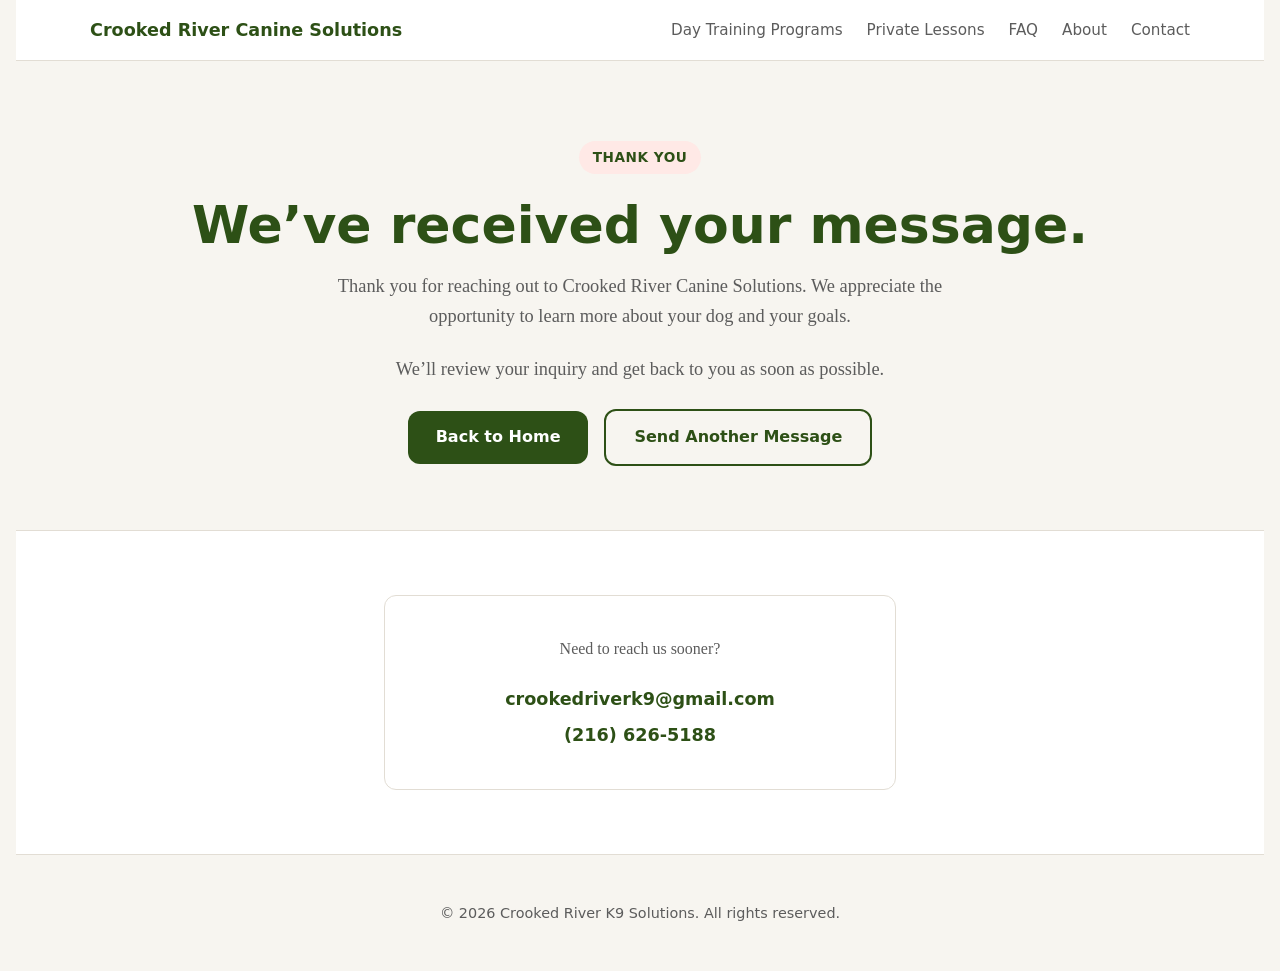
<file: thank-you.html>
<!DOCTYPE html>
<html lang="en">
<head>
  <meta charset="UTF-8">
  <meta name="viewport" content="width=device-width, initial-scale=1.0">
  <meta name="description" content="Thank you for contacting Crooked River Canine Solutions.">
  <title>Thank You | Crooked River Canine Solutions</title>
  <link rel="stylesheet" href="styles.css">
  <link rel="icon" type="image/png" href="images/website_images/icon.png">
</head>

<!-- Include the google libs for all campaigns associated with crooked river k9 -->
<script async src="https://www.googletagmanager.com/gtag/js?id=AW-18515518415"></script>

<!-- Google tag (gtag.js) -->
<script>
  window.dataLayer = window.dataLayer || [];
  function gtag(){dataLayer.push(arguments);}
  gtag('js', new Date());

  gtag('config', 'AW-18515518415');

  //Submit lead form conversion page. when this page loads after client jotform submission it counts as a conversion
  gtag('event', 'conversion', {'send_to': 'AW-18515518415/bvvWCOXJn58dEM_H8fxE'});
</script>

<body class="thank-you">
  <header>
    <div class="container header-inner">
      <a class="logo" href="index.html">Crooked River Canine Solutions</a>
      <button class="nav-toggle" aria-expanded="false" aria-controls="main-nav" aria-label="Open navigation">
        <span></span>
        <span></span>
        <span></span>
      </button>
      <nav id="main-nav" aria-label="Main">
        <ul>
          <li><a href="programs.html">Day Training Programs</a></li>
          <li><a href="privates.html">Private Lessons</a></li>
          <li><a href="faq.html">FAQ</a></li>
          <li><a href="about.html">About</a></li>
          <li><a href="contact.html">Contact</a></li>
        </ul>
      </nav>
    </div>
  </header>

  <main>
    <section class="hero">
      <div class="container">
        <span class="hero-badge">Thank You</span>
        <h1>We’ve received your message.</h1>
        <p>
          Thank you for reaching out to Crooked River Canine Solutions. We appreciate the opportunity to learn more about your dog and your goals.
        </p>
        <p>
          We’ll review your inquiry and get back to you as soon as possible.
        </p>
        <a class="btn" href="index.html">Back to Home</a>
        <a class="btn btn-outline" href="contact.html">Send Another Message</a>
      </div>
    </section>

    <section>
      <div class="container">
        <div class="contact-box">
          <p>Need to reach us sooner?</p>
          <a class="contact-email" href="mailto:crookedriverk9@gmail.com">crookedriverk9@gmail.com</a>
          <a class="contact-phone" href="tel:+12166265188">(216) 626-5188</a>
        </div>
      </div>
    </section>
  </main>

  <footer>
    <div class="container">
      <p>&copy; <span id="year"></span> Crooked River K9 Solutions. All rights reserved.</p>
    </div>
  </footer>

  <script src="scripts.js"></script>
</body>
</html>
</file>
<file: styles.css>
:root {
  --color-bg: #f7f5f0;
  --color-surface: #ffffff;
  --color-text: #1a1a1a;
  --color-muted: #5c5c5c;
  --color-accent: #2d5016;
  --color-accent-light: #4a7c2a;
  --color-salmon: #f18f88;
  --color-salmon-light: #ffe9e6;
  --color-river: #3a7ca5;
  --color-border: #e2ddd4;
  --max-width: 1100px;
  --radius: 12px;
}

*,
*::before,
*::after {
  box-sizing: border-box;
}

html {
  scroll-behavior: smooth;
}

body {
  margin: 0;
  padding-inline: 1rem;
  font-family: Georgia, "Times New Roman", serif;
  color: var(--color-text);
  background: var(--color-bg);
  line-height: 1.6;
}

h1, h2, h3, h4 {
  font-family: system-ui, -apple-system, "Segoe UI", sans-serif;
  line-height: 1.2;
}

a {
  color: var(--color-accent-light);
}

.container {
  width: min(100% - 2rem, var(--max-width));
  margin-inline: auto;
}

header {
  background: var(--color-surface);
  border-bottom: 1px solid var(--color-border);
  position: sticky;
  top: 0;
  z-index: 10;
}

.header-inner {
  display: flex;
  align-items: center;
  justify-content: space-between;
  padding: 1rem 0;
  gap: 1rem;
}

.logo {
  font-family: system-ui, -apple-system, "Segoe UI", sans-serif;
  font-weight: 700;
  font-size: 1.1rem;
  color: var(--color-accent);
  text-decoration: none;
}

nav ul {
  display: flex;
  gap: 1.5rem;
  list-style: none;
  margin: 0;
  padding: 0;
}

nav a {
  text-decoration: none;
  color: var(--color-muted);
  font-family: system-ui, -apple-system, "Segoe UI", sans-serif;
  font-size: 0.95rem;
}

nav a:hover,
nav a[aria-current="page"] {
  color: var(--color-accent);
}

.nav-toggle {
  display: none;
  width: 2.4rem;
  height: 2.4rem;
  padding: 0.2rem;
  border: none;
  background: transparent;
  cursor: pointer;
  font-weight: 400;
  flex-direction: column;
  justify-content: space-between;
  align-items: center;
}

.nav-toggle span {
  display: block;
  width: 100%;
  height: 0.12rem;
  background: rgba(26, 26, 26, 0.85);
  border-radius: 999px;
  transition: transform 0.2s ease, opacity 0.2s ease;
}

.sr-only {
  position: absolute !important;
  width: 1px;
  height: 1px;
  padding: 0;
  margin: -1px;
  overflow: hidden;
  clip: rect(0, 0, 0, 0);
  white-space: nowrap;
  border: 0;
}

@media (max-width: 680px) {
  .nav-toggle {
    display: inline-flex;
    align-items: center;
    justify-content: space-between;
    gap: 0.3rem;
  }
  .header-inner {
    position: relative;
    align-items: center;
  }
  nav[aria-label="Main"] {
    position: absolute;
    top: calc(100% + 0.6rem);
    right: 1rem;
    left: 1rem;
    background: var(--color-surface);
    border: 1px solid var(--color-border);
    border-radius: var(--radius);
    box-shadow: 0 16px 28px rgba(0,0,0,0.08);
    display: none;
    z-index: 20;
  }
  nav[aria-label="Main"].open {
    display: block;
  }
  nav[aria-label="Main"] ul {
    display: flex;
    flex-direction: column;
    gap: 0.5rem;
    margin: 0;
    padding: 1rem;
    list-style: none;
  }
  nav[aria-label="Main"] ul li {
    margin: 0;
  }
}

.hero {
  padding: 5rem 0 4rem;
  text-align: center;
}

body.programs .hero {
  padding: 4.5rem 0 3.5rem;
}

.hero-badge {
  display: inline-block;
  background: var(--color-salmon-light);
  color: var(--color-accent);
  font-family: system-ui, -apple-system, "Segoe UI", sans-serif;
  font-size: 0.85rem;
  font-weight: 600;
  letter-spacing: 0.04em;
  text-transform: uppercase;
  padding: 0.35rem 0.85rem;
  border-radius: 999px;
  margin-bottom: 1.25rem;
}

.hero h1 {
  font-size: clamp(2rem, 5vw, 3.25rem);
  margin: 0 0 1rem;
  color: var(--color-accent);
}

.hero p {
  font-size: 1.15rem;
  color: var(--color-muted);
  max-width: 38rem;
  margin: 0 auto 1.5rem;
}

/* Allow wider hero text on the About page */
body.about .hero p {
  max-width: 60rem;
  width: min(60rem, 100%);
}
.path-flow {
  display: flex;
  align-items: center;
  justify-content: center;
  flex-wrap: wrap;
  gap: 0.5rem 0.75rem;
  font-family: system-ui, -apple-system, "Segoe UI", sans-serif;
  font-size: 0.95rem;
  font-weight: 600;
  color: var(--color-river);
  margin-bottom: 2rem;
}

.path-flow span {
  color: var(--color-muted);
  font-weight: 400;
}

.btn {
  display: inline-block;
  background: var(--color-accent);
  color: #fff;
  font-family: system-ui, -apple-system, "Segoe UI", sans-serif;
  font-weight: 600;
  text-decoration: none;
  padding: 0.85rem 1.75rem;
  border-radius: var(--radius);
  transition: background 0.2s;
}

.btn:hover {
  background: var(--color-accent-light);
  color: #fff;
}

.btn-outline {
  background: transparent;
  color: var(--color-accent);
  border: 2px solid var(--color-accent);
  margin-left: 0.75rem;
}

.btn-outline:hover {
  background: var(--color-accent);
  color: #fff;
}

section {
  padding: 4rem 0;
}

section:nth-of-type(even) {
  background: var(--color-surface);
  border-block: 1px solid var(--color-border);
}

.section-header {
  text-align: center;
  margin-bottom: 2.5rem;
}

.section-header h2 {
  font-size: clamp(1.5rem, 3vw, 2rem);
  margin: 0 0 0.5rem;
  color: var(--color-accent);
}

.section-header p {
  color: var(--color-muted);
  margin: 0;
  max-width: 36rem;
  margin-inline: auto;
}

.subsection-header {
  display: grid;
  justify-items: center;
  gap: 0.75rem;
  margin: 0 auto 2rem;
  text-align: center;
  max-width: 48rem;
  width: min(48rem, 100%);
}

.subsection-header h3 {
  margin: 0;
  color: var(--color-accent);
  font-size: 1.45rem;
}

.subsection-header p {
  margin: 0;
  color: var(--color-muted);
  width: 100%;
  max-width: 48rem;
  font-family: Georgia, "Times New Roman", serif;
  font-size: 1rem;
  line-height: 1.75;
}

.about-image {
  max-width: 20rem;
  margin: 0 auto 2rem;
}

.about-image img {
  width: 100%;
  height: auto;
  display: block;
  border-radius: var(--radius);
}

/* Position the About photo to the right of the text and keep it responsive */
.about-content {
  display: grid;
  grid-template-columns: 1fr min(18rem, 35%);
  gap: 1.5rem;
  align-items: start;
}

.about-photo img {
  width: 100%;
  height: auto;
  display: block;
  border-radius: var(--radius);
  object-fit: cover;
}

@media (max-width: 740px) {
  .about-content {
    grid-template-columns: 1fr;
  }
}

.image-grid {
  display: grid;
  grid-template-columns: repeat(auto-fit, minmax(18rem, 1fr));
  gap: 1rem;
  justify-items: center;
  align-items: stretch;
}

.image-grid > div {
  width: min(20rem, 100%);
  height: 22rem; /* 10% taller than 20rem */
  overflow: hidden;
  display: grid;
}

.image-grid img {
  width: 100%;
  height: 100%;
  object-fit: cover;
  object-position: center;
  display: block;
  border-radius: var(--radius);
}

.card,
.program-card {
  background: var(--color-surface);
  border: 1px solid var(--color-border);
  border-radius: var(--radius);
  padding: 1.75rem;
}

.program-card {
  padding: 2rem;
  position: relative;
  display: flex;
  flex-direction: column;
  height: 100%;
}

section:nth-of-type(even) .card,
section:nth-of-type(even) .program-card {
  background: var(--color-bg);
}

.program-card.featured {
  border-color: var(--color-accent);
  box-shadow: 0 4px 24px rgba(45, 80, 22, 0.08);
}

.program-label {
  display: inline-block;
  font-family: system-ui, -apple-system, "Segoe UI", sans-serif;
  font-size: 0.75rem;
  font-weight: 700;
  letter-spacing: 0.08em;
  text-transform: uppercase;
  padding: 0.3rem 0.65rem;
  border-radius: 999px;
  margin-bottom: 0.85rem;
}

.label-foundation { background: #e8f0e3; color: var(--color-accent); }
.label-flagship { background: var(--color-accent); color: #fff; }
.label-graduate { background: #e3eef5; color: var(--color-river); }
.label-private { background: #d6e8f4; color: var(--color-river); }

.card h3,
.program-card h3 {
  margin: 0 0 0.5rem;
  color: var(--color-accent);
}

.card h3 {
  font-size: 1.15rem;
}

.program-card h3 {
  margin-bottom: 0.25rem;
  font-size: 1.65rem;
}

.program-tier,
.program-tagline,
.program-meta,
.program-next,
.program-card h4,
.program-card ul,
.program-card li,
.program-best-for,
.compare-table,
.faq-list,
.faq-item,
.contact-box,
.contact-email,
.contact-phone,
.about-content,
.about-highlight {
  margin: 0;
}

.card p,
.about-content p,
.program-best-for,
.compare-table td,
.faq-item p,
.contact-box p {
  color: var(--color-muted);
}

.about-content {
  display: grid;
  grid-template-columns: 1fr 1fr;
  gap: 2.5rem;
  align-items: center;
  padding: 1rem 1rem 0;
}

@media (max-width: 760px) {
  .about-content {
    grid-template-columns: 1fr;
    gap: 1.5rem;
    padding-inline: 1rem;
  }
}

.about-content p {
  font-family: system-ui, -apple-system, "Segoe UI", sans-serif;
  font-size: 1rem;
  line-height: 1.75;
}

#about .section-header.about-header {
  text-align: left;
  margin-bottom: 1.5rem;
}

.about-highlight {
  background: var(--color-accent);
  color: #fff;
  border-radius: var(--radius);
  padding: 2rem;
}

.about-highlight h3 {
  margin: 0 0 0.75rem;
  font-size: 1.25rem;
}

.about-highlight p {
  margin: 0;
  opacity: 0.9;
}

.about-content p:last-child {
  margin-bottom: 0;
}

.contact-box {
  background: var(--color-surface);
  border: 1px solid var(--color-border);
  border-radius: var(--radius);
  padding: 2.5rem;
  text-align: center;
  max-width: 32rem;
  margin-inline: auto;
  width: min(100%, 32rem);
}

.contact-box p {
  margin: 0 0 1.5rem;
  font-size: clamp(0.95rem, 2vw, 1rem);
  line-height: 1.6;
  word-wrap: break-word;
}

@media (max-width: 520px) {
  .contact-box {
    padding: 1.5rem;
  }
}

.contact-email,
.contact-phone {
  font-family: system-ui, -apple-system, "Segoe UI", sans-serif;
  font-size: 1.1rem;
  font-weight: 600;
  color: var(--color-accent);
  text-decoration: none;
  white-space: normal;
  word-break: break-word;
}

.contact-email:hover {
  text-decoration: underline;
}

.contact-phone {
  display: block;
  margin-top: 0.5rem;
}

.programs-grid {
  display: grid;
  grid-template-columns: repeat(auto-fit, minmax(300px, 1fr));
  gap: 1.75rem;
  align-items: start;
}

.program-tier {
  font-family: system-ui, -apple-system, "Segoe UI", sans-serif;
  font-size: 0.85rem;
  color: var(--color-muted);
  margin: 0 0 0.75rem;
}

.program-tagline {
  font-style: italic;
  color: var(--color-river);
  margin: 0 0 1.25rem;
  font-size: 1rem;
}

.program-meta {
  display: flex;
  gap: 1.25rem;
  flex-wrap: wrap;
  margin-bottom: 1.25rem;
  padding-bottom: 1.25rem;
  border-bottom: 1px solid var(--color-border);
  font-family: system-ui, -apple-system, "Segoe UI", sans-serif;
}

.program-meta div strong {
  display: block;
  font-size: 1.35rem;
  color: var(--color-accent);
  line-height: 1.3;
}

.program-meta div span {
  font-size: 0.85rem;
  color: var(--color-muted);
}

.program-best-for {
  font-size: 0.98rem;
  color: var(--color-text);
  margin: 0 0 1rem;
}

.program-best-for strong,
.program-card h4 {
  font-family: system-ui, -apple-system, "Segoe UI", sans-serif;
}

.program-card h4 {
  font-size: 0.9rem;
  text-transform: uppercase;
  letter-spacing: 0.06em;
  color: var(--color-accent);
  margin: 0 0 0.65rem;
}

.program-card ul {
  margin: 0 0 1.5rem;
  padding-left: 1.2rem;
  color: var(--color-muted);
  font-size: 0.98rem;
}

.program-card li {
  margin-bottom: 0.4rem;
}

.program-card li:last-child {
  margin-bottom: 0;
}

.program-next {
  margin-top: auto;
  padding-top: 1rem;
  font-family: system-ui, -apple-system, "Segoe UI", sans-serif;
  font-size: 0.9rem;
  color: var(--color-muted);
}

.program-next strong {
  color: var(--color-accent);
}

.program-card .btn {
  width: 100%;
  text-align: center;
  margin-top: 1rem;
}

.faq-list {
  max-width: 40rem;
  margin-inline: auto;
}

.faq-item {
  border-bottom: 1px solid var(--color-border);
  padding: 1.25rem 0;
}

.faq-item:first-child {
  padding-top: 0;
}

.faq-item h3 {
  margin: 0 0 0.5rem;
  font-size: 1.05rem;
  color: var(--color-accent);
}

.faq-item p {
  margin: 0;
  color: var(--color-muted);
  font-size: 0.98rem;
}

footer {
  padding: 2rem 0;
  text-align: center;
  color: var(--color-muted);
  font-size: 0.9rem;
  font-family: system-ui, -apple-system, "Segoe UI", sans-serif;
}

@media (max-width: 640px) {
  nav ul {
    gap: 1rem;
  }

  .hero {
    padding: 3.5rem 0 3rem;
  }

  .btn-outline {
    margin-left: 0;
    margin-top: 0.75rem;
  }

  .about-content,
  .program-meta {
    grid-template-columns: 1fr;
  }

  .program-meta {
    flex-direction: column;
    gap: 0.75rem;
  }
}
</file>
